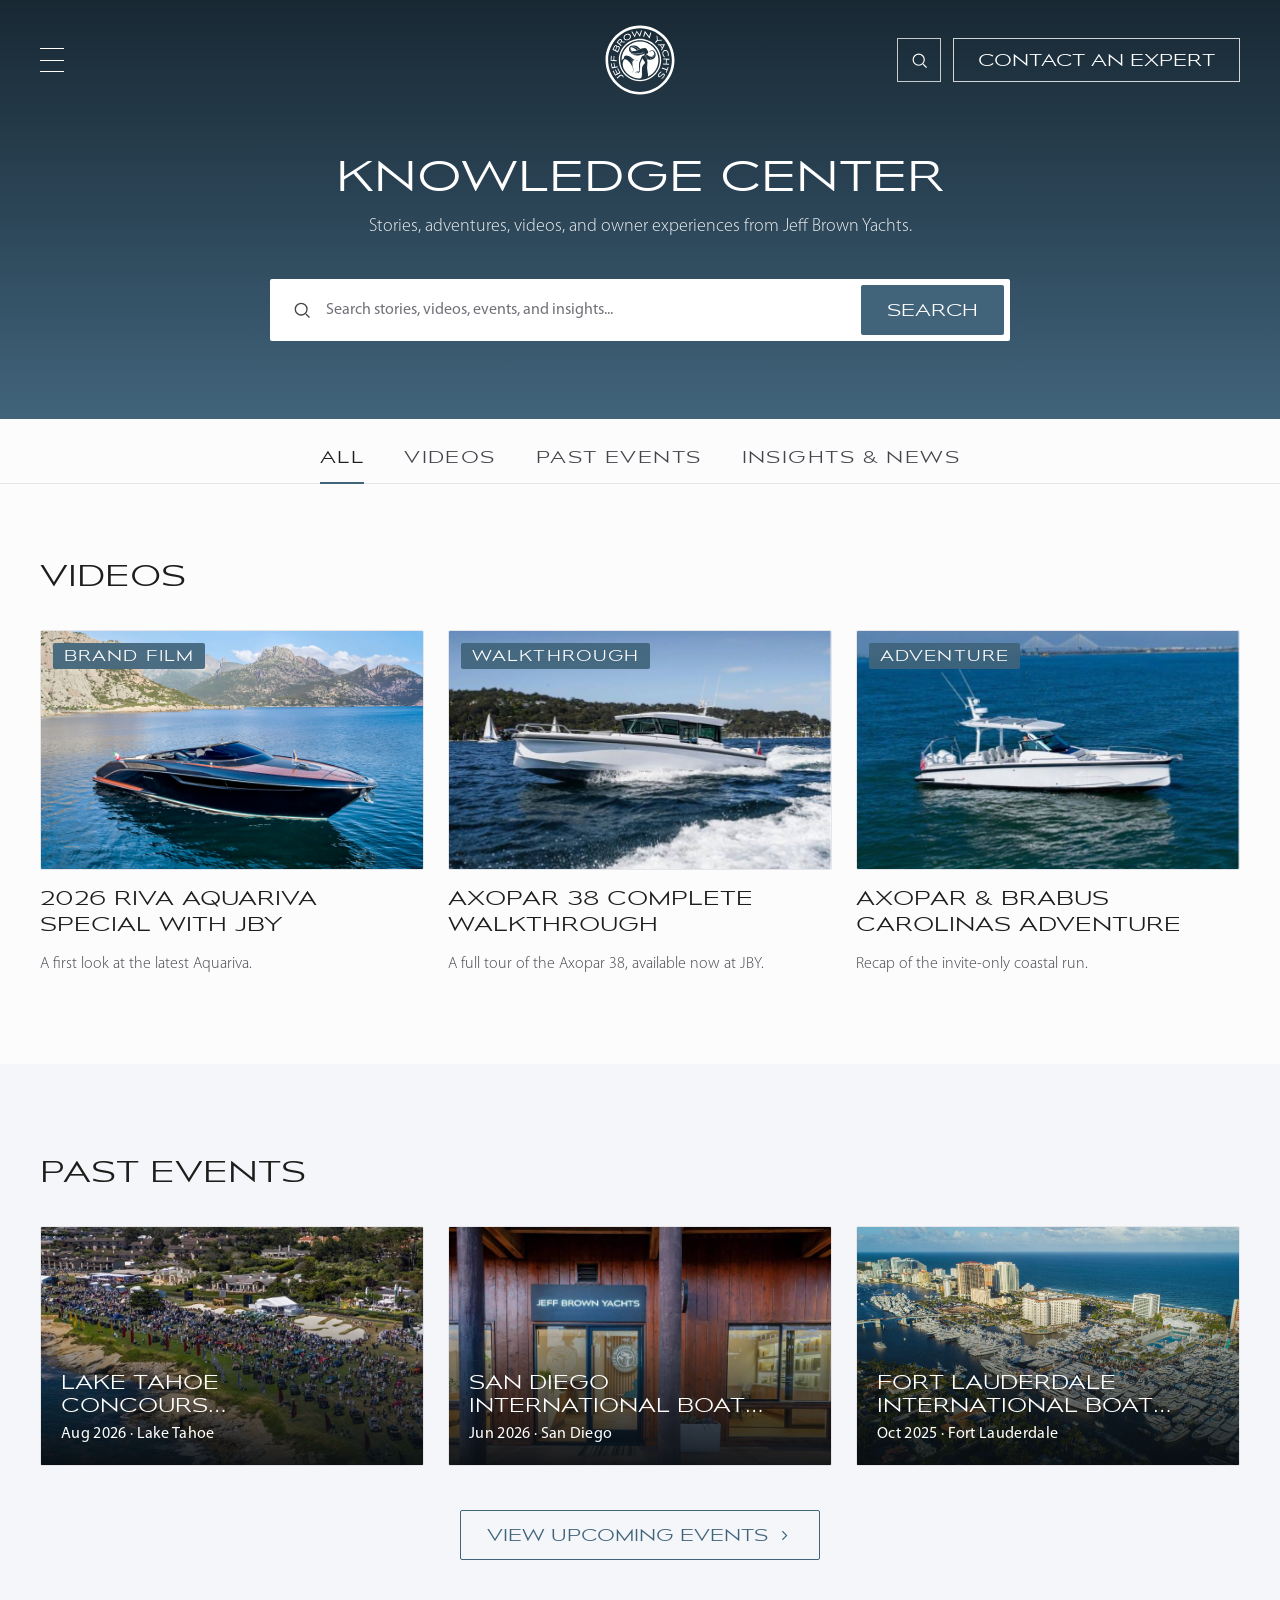
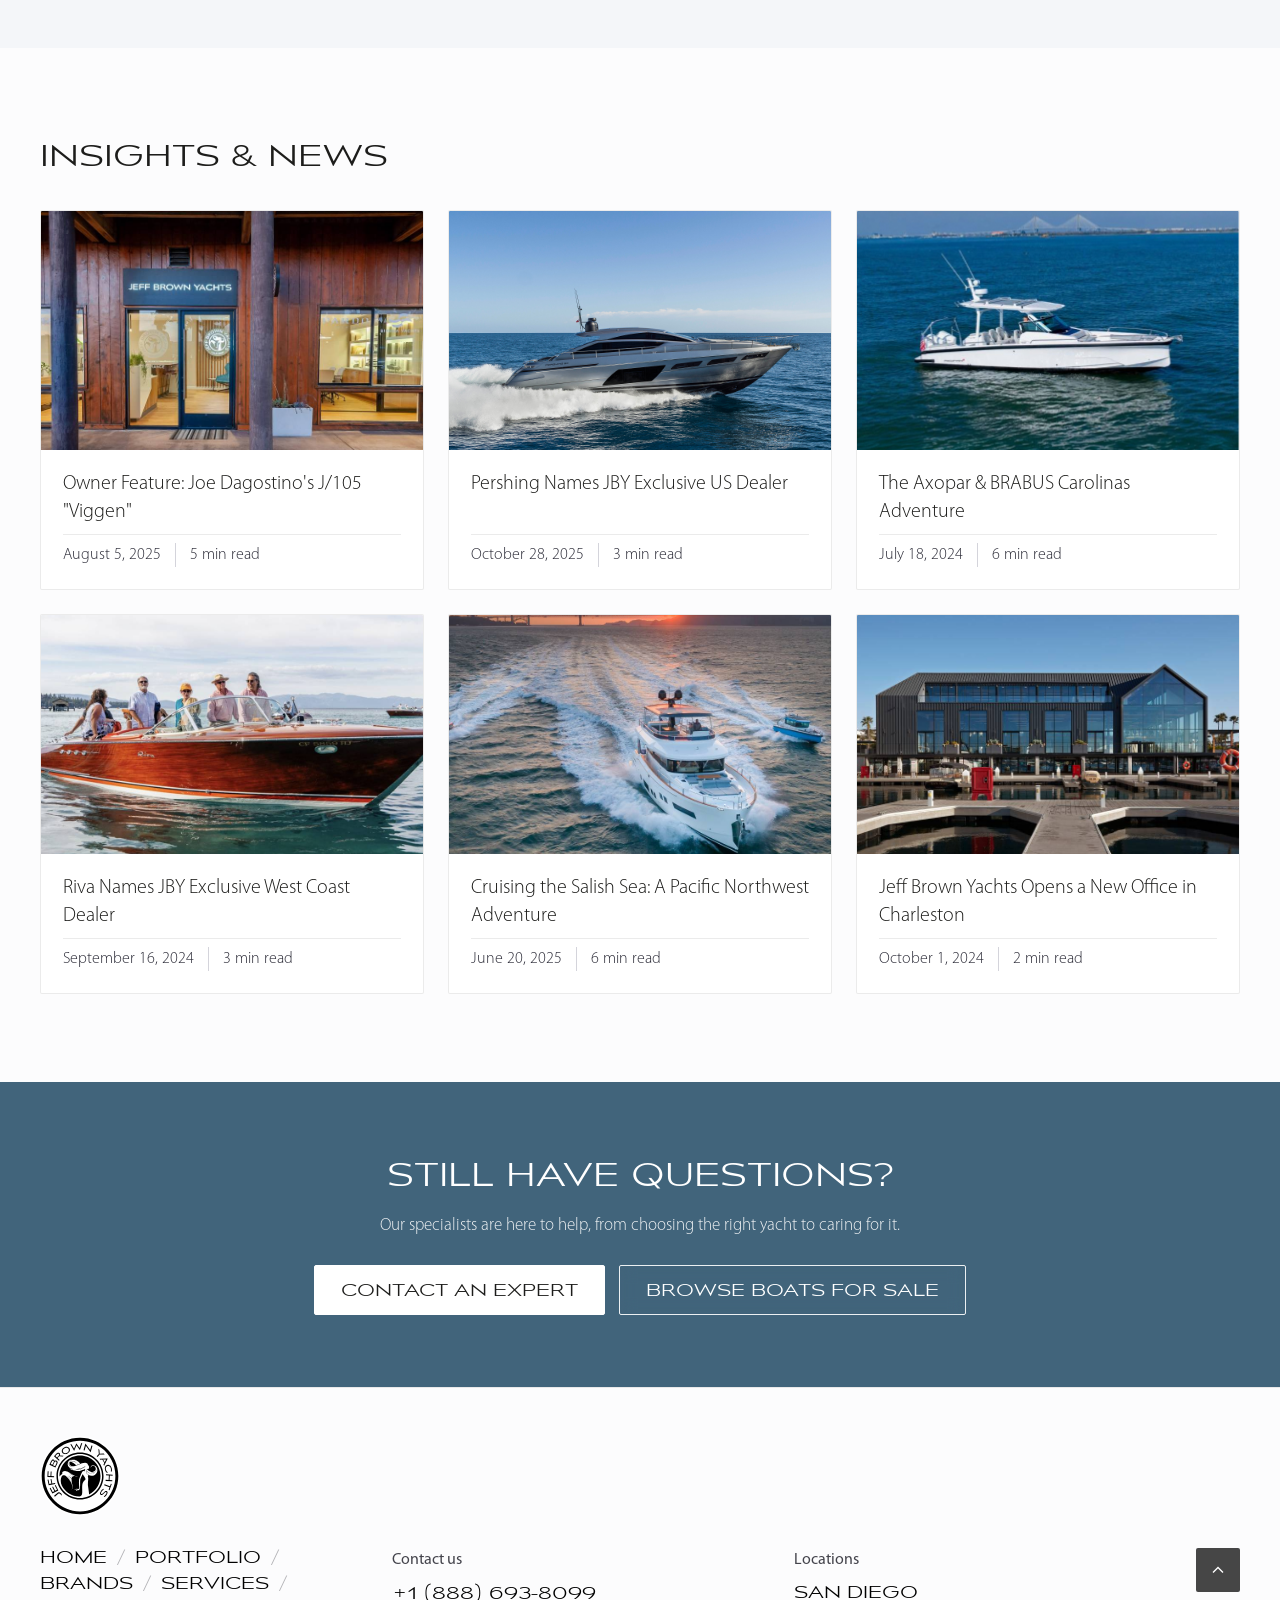
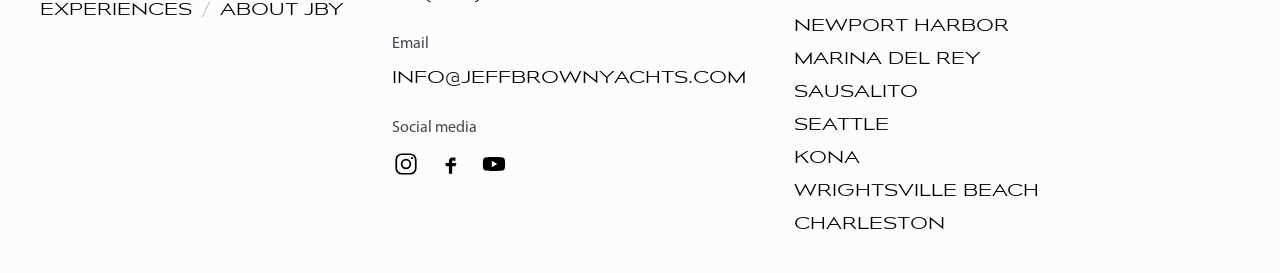
<file: index.html>
<!DOCTYPE html>
<html lang="en">
<head>
<meta charset="UTF-8" />
<meta name="viewport" content="width=device-width, initial-scale=1.0" />
<title>Knowledge Center — Jeff Brown Yachts</title>
<meta name="description" content="The Jeff Brown Yachts Knowledge Center: videos, events, owner experiences, adventures, and company news from the JBY world." />
<link rel="icon" href="assets/jby_logo.svg" />
<link rel="stylesheet" href="assets/fonts.css" />
<link rel="stylesheet" href="assets/styles.css" />
</head>
<body data-kc="home" data-hero="1">

<div data-site-header></div>

<!-- HERO -->
<section class="kc-hero home">
  <div class="kc-hero-bg"><img src="assets/img/hero-detail.jpg" alt="A Jeff Brown Yachts vessel under way" /></div>
  <div class="kc-hero-inner">
    <h1 class="reveal in">Knowledge Center</h1>
    <p class="reveal in d1">Stories, adventures, videos, and owner experiences from Jeff Brown Yachts.</p>
    <form class="searchbar reveal in d2" action="search.html" method="get" role="search" aria-label="Search the Knowledge Center">
      <svg viewBox="0 0 24 24" fill="none" stroke="currentColor" stroke-width="1.6"><circle cx="11" cy="11" r="7"/><path d="m21 21-4.3-4.3"/></svg>
      <input type="search" name="query" placeholder="Search stories, videos, events, and insights..." aria-label="Search" />
      <button type="submit" class="btn btn-md btn-solid"><span>Search</span></button>
    </form>
  </div>
</section>

<div data-site-kcnav></div>

<div class="hub-panels">

  <!-- ===================== ALL ===================== -->
  <div class="hub-panel active" id="panel-all">

    <!-- VIDEOS -->
    <section class="sec">
      <div class="wrap">
        <div class="row-head">
          <div class="rh-text"><h2 class="h-sm">Videos</h2></div>
        </div>
        <div class="media-grid cols-3">
          <a class="card vcard" href="video.html?v=w0ptcR-tTSQ"><div class="thumb"><img src="assets/img/brand-riva.webp" alt="" /><video muted loop playsinline preload="none"><source src="assets/video/hover.mp4" type="video/mp4"></video><span class="badge">Brand Film</span></div><h3>2026 Riva Aquariva Special with JBY</h3><p>A first look at the latest Aquariva.</p></a>
          <a class="card vcard" href="video.html?v=-jKF--eEPcs"><div class="thumb"><img src="assets/img/vessel-axopar.jpg" alt="" /><video muted loop playsinline preload="none"><source src="assets/video/hover.mp4" type="video/mp4"></video><span class="badge">Walkthrough</span></div><h3>Axopar 38 Complete Walkthrough</h3><p>A full tour of the Axopar 38, available now at JBY.</p></a>
          <a class="card vcard" href="video.html?v=UK9PYInX22U"><div class="thumb"><img src="assets/img/vessel-brabus.jpg" alt="" /><video muted loop playsinline preload="none"><source src="assets/video/hover.mp4" type="video/mp4"></video><span class="badge">Adventure</span></div><h3>Axopar &amp; BRABUS Carolinas Adventure</h3><p>Recap of the invite-only coastal run.</p></a>
        </div>
      </div>
    </section>

    <!-- PAST EVENTS -->
    <section class="sec grey">
      <div class="wrap">
        <div class="row-head">
          <div class="rh-text"><h2 class="h-sm">Past events</h2></div>
        </div>
        <div class="egrid" style="grid-template-columns:repeat(3,1fr)">
          <a class="ecard" href="event.html?e=lake-tahoe"><img src="assets/img/ev_pebble.jpg" alt="" /><div class="ec-body"><h3>Lake Tahoe Concours d'Elegance</h3><span class="ec-meta">Aug 2026 · Lake Tahoe</span><span class="ec-cta">View Recap <svg viewBox="0 0 24 24" fill="none" stroke="currentColor" stroke-width="1.6"><path d="m9 6 6 6-6 6"/></svg></span></div></a>
          <a class="ecard" href="event.html?e=san-diego"><img src="assets/img/marina-sandiego.jpg" alt="" /><div class="ec-body"><h3>San Diego International Boat Show</h3><span class="ec-meta">Jun 2026 · San Diego</span><span class="ec-cta">View Recap <svg viewBox="0 0 24 24" fill="none" stroke="currentColor" stroke-width="1.6"><path d="m9 6 6 6-6 6"/></svg></span></div></a>
          <a class="ecard" href="event.html?e=fort-lauderdale"><img src="assets/img/event_flibs.jpg" alt="" /><div class="ec-body"><h3>Fort Lauderdale International Boat Show</h3><span class="ec-meta">Oct 2025 · Fort Lauderdale</span><span class="ec-cta">View Recap <svg viewBox="0 0 24 24" fill="none" stroke="currentColor" stroke-width="1.6"><path d="m9 6 6 6-6 6"/></svg></span></div></a>
        </div>
        <div class="sec-foot"><a class="btn btn-md btn-ghost-navy" href="https://ywteamyw.github.io/jby-events/v3-filters.html" target="_blank" rel="noopener">View Upcoming Events <svg viewBox="0 0 24 24" fill="none" stroke="currentColor" stroke-width="1.6"><path d="m9 6 6 6-6 6"/></svg></a></div>
      </div>
    </section>

    <!-- INSIGHTS & NEWS -->
    <section class="sec">
      <div class="wrap">
        <div class="row-head">
          <div class="rh-text"><h2 class="h-sm">Insights &amp; News</h2></div>
        </div>
        <div class="media-grid cols-3" data-insights-grid>
          <a class="card acard" data-cat="owner" href="article.html?a=viggen"><div class="thumb"><img src="assets/img/marina-sandiego.jpg" alt="" /><span class="badge">Owner Story</span></div><h3>Owner Feature: Joe Dagostino's J/105 "Viggen"</h3><span class="date">August 5, 2025<span class="rt">5 min read</span></span></a>
          <a class="card acard" data-cat="news" href="article.html?a=pershing-us-dealer"><div class="thumb"><img src="assets/img/brand-pershing.jpg" alt="" /><span class="badge">News</span></div><h3>Pershing Names JBY Exclusive US Dealer</h3><span class="date">October 28, 2025<span class="rt">3 min read</span></span></a>
          <a class="card acard" data-cat="adventures" href="article.html?a=carolinas-adventure"><div class="thumb"><img src="assets/img/vessel-brabus.jpg" alt="" /><span class="badge">Adventure</span></div><h3>The Axopar &amp; BRABUS Carolinas Adventure</h3><span class="date">July 18, 2024<span class="rt">6 min read</span></span></a>
          <a class="card acard" data-cat="news" href="article.html?a=riva-west-coast"><div class="thumb"><img src="assets/img/ev_riva.jpg" alt="" /><span class="badge">News</span></div><h3>Riva Names JBY Exclusive West Coast Dealer</h3><span class="date">September 16, 2024<span class="rt">3 min read</span></span></a>
          <a class="card acard" data-cat="adventures" href="article.html?a=salish-sea"><div class="thumb"><img src="assets/img/ev_sausalito.jpg" alt="" /><span class="badge">Destination</span></div><h3>Cruising the Salish Sea: A Pacific Northwest Adventure</h3><span class="date">June 20, 2025<span class="rt">6 min read</span></span></a>
          <a class="card acard" data-cat="news" href="article.html?a=charleston-office"><div class="thumb"><img src="assets/img/marina-newport.jpg" alt="" /><span class="badge">Company</span></div><h3>Jeff Brown Yachts Opens a New Office in Charleston</h3><span class="date">October 1, 2024<span class="rt">2 min read</span></span></a>
        </div>
      </div>
    </section>
  </div>

  <!-- ===================== VIDEOS (archive) ===================== -->
  <div class="hub-panel" id="panel-videos">
    <section class="sec">
      <div class="wrap">
        <div class="panel-intro"><h2>Videos</h2></div>
        <div class="list-wrap" data-per-page="4">
          <aside class="sidebar">
            <div class="filter-group"><h4>Type</h4>
              <nav class="sub-list" data-filter="type">
                <a href="#" class="active" data-val="all"><span class="lbl">All</span><span class="n">8</span></a>
                <a href="#" data-val="walkthroughs"><span class="lbl">Walkthroughs</span><span class="n">4</span></a>
                <a href="#" data-val="brand-films"><span class="lbl">Brand Films</span><span class="n">1</span></a>
                <a href="#" data-val="event-recaps"><span class="lbl">Event Recaps</span><span class="n">1</span></a>
                <a href="#" data-val="interviews"><span class="lbl">Interviews</span><span class="n">1</span></a>
                <a href="#" data-val="behind-the-scenes"><span class="lbl">Behind the Scenes</span><span class="n">1</span></a>
              </nav>
            </div>
          </aside>
          <div>
            <div class="media-grid cols-2">
              <a class="card vcard" data-type="brand-films" href="video.html?v=w0ptcR-tTSQ"><div class="thumb"><img src="assets/img/brand-riva.webp" alt="" /><video muted loop playsinline preload="none"><source src="assets/video/hover.mp4" type="video/mp4"></video><span class="badge">Brand Film</span></div><h3>2026 Riva Aquariva Special with Jeff Brown Yachts</h3><p>A first look at the latest Aquariva.</p></a>
              <a class="card vcard" data-type="walkthroughs" href="video.html?v=fQSTb3oAKzA"><div class="thumb"><img src="assets/img/vessel-axopar.jpg" alt="" /><video muted loop playsinline preload="none"><source src="assets/video/hover.mp4" type="video/mp4"></video><span class="badge">Walkthrough</span></div><h3>Axopar 37 XC: The Best All-Weather Boat Under $500K?</h3><p>A full walkthrough of the Axopar 37 XC.</p></a>
              <a class="card vcard" data-type="walkthroughs" href="video.html?v=-jKF--eEPcs"><div class="thumb"><img src="assets/img/brand-axopar.jpg" alt="" /><video muted loop playsinline preload="none"><source src="assets/video/hover.mp4" type="video/mp4"></video><span class="badge">Walkthrough</span></div><h3>Axopar 38 Complete Walkthrough</h3><p>A full tour of the Axopar 38, available now at JBY.</p></a>
              <a class="card vcard" data-type="walkthroughs" href="video.html?v=-klt9lROx2Q"><div class="thumb"><img src="assets/img/brand-sirena.jpg" alt="" /><video muted loop playsinline preload="none"><source src="assets/video/hover.mp4" type="video/mp4"></video><span class="badge">Walkthrough</span></div><h3>Sirena 60 Walkthrough with Jeff Brown Yachts</h3><p>A tour of the long-range Sirena 60.</p></a>
              <a class="card vcard" data-type="walkthroughs" href="video.html?v=Qdw6NAXoP4w"><div class="thumb"><img src="assets/img/vessel-pershing2.jpg" alt="" /><video muted loop playsinline preload="none"><source src="assets/video/hover.mp4" type="video/mp4"></video><span class="badge">Walkthrough</span></div><h3>Pardo 50 Walkthrough Tour</h3><p>Inside the elegant Pardo 50 day boat.</p></a>
              <a class="card vcard" data-type="interviews" href="video.html?v=bcRRfGyM40s"><div class="thumb"><img src="assets/img/ev_riva.jpg" alt="" /><video muted loop playsinline preload="none"><source src="assets/video/hover.mp4" type="video/mp4"></video><span class="badge">Interview</span></div><h3>Riva Yachts Make Waves in California</h3><p>An exclusive interview with Jeff Brown.</p></a>
              <a class="card vcard" data-type="event-recaps" href="video.html?v=dWhl8WauQQw"><div class="thumb"><img src="assets/img/marina-newport.jpg" alt="" /><video muted loop playsinline preload="none"><source src="assets/video/hover.mp4" type="video/mp4"></video><span class="badge">Event Recap</span></div><h3>Jeff Brown Yachts at the Seattle Boat Show</h3><p>Highlights from the Axopar display in Seattle.</p></a>
              <a class="card vcard" data-type="behind-the-scenes" href="video.html?v=TO-hFcdKXWA"><div class="thumb"><img src="assets/img/card_service.jpg" alt="" /><video muted loop playsinline preload="none"><source src="assets/video/hover.mp4" type="video/mp4"></video><span class="badge">Behind the Scenes</span></div><h3>Axopar Education: Setting Up Fuel on an Axopar 37</h3><p>A practical how-to from the JBY team.</p></a>
            </div>
            <nav class="pager" aria-label="Pagination">
              <a class="pg-prev" href="#" aria-disabled="true"><svg viewBox="0 0 24 24" fill="none" stroke="currentColor" stroke-width="1.6"><path d="m15 6-6 6 6 6"/></svg><span>Back</span></a>
              <span class="pg-nums"><a class="pg-num is-current" href="#">1</a><a class="pg-num" href="#">2</a><a class="pg-num" href="#">3</a><a class="pg-num" href="#">4</a><a class="pg-num" href="#">5</a></span>
              <a class="pg-next" href="#"><span>Next</span><svg viewBox="0 0 24 24" fill="none" stroke="currentColor" stroke-width="1.6"><path d="m9 6 6 6-6 6"/></svg></a>
            </nav>
          </div>
        </div>
      </div>
    </section>
  </div>

  <!-- ===================== PAST EVENTS (archive) ===================== -->
  <div class="hub-panel" id="panel-events">
    <section class="sec">
      <div class="wrap">
        <div class="panel-intro"><h2>Past Events</h2></div>
        <div class="list-wrap" data-per-page="4">
          <aside class="sidebar">
            <div class="filter-group"><h4>Location</h4>
              <nav class="sub-list" data-filter="loc">
                <a href="#" class="active" data-val="all"><span class="lbl">All locations</span><span class="n">8</span></a>
                <a href="#" data-val="lake-tahoe"><span class="lbl">Lake Tahoe</span><span class="n">1</span></a>
                <a href="#" data-val="san-diego"><span class="lbl">San Diego</span><span class="n">1</span></a>
                <a href="#" data-val="miami"><span class="lbl">Miami</span><span class="n">1</span></a>
                <a href="#" data-val="baltimore"><span class="lbl">Baltimore</span><span class="n">1</span></a>
                <a href="#" data-val="charleston"><span class="lbl">Charleston</span><span class="n">1</span></a>
                <a href="#" data-val="fort-lauderdale"><span class="lbl">Fort Lauderdale</span><span class="n">1</span></a>
                <a href="#" data-val="sausalito"><span class="lbl">Sausalito</span><span class="n">1</span></a>
                <a href="#" data-val="carolinas"><span class="lbl">The Carolinas</span><span class="n">1</span></a>
              </nav>
            </div>
            <div class="filter-group"><h4>Brand</h4>
              <nav class="sub-list" data-filter="brand">
                <a href="#" class="active" data-val="all"><span class="lbl">All brands</span><span class="n">8</span></a>
                <a href="#" data-val="axopar"><span class="lbl">Axopar</span><span class="n">4</span></a>
                <a href="#" data-val="brabus"><span class="lbl">BRABUS</span><span class="n">2</span></a>
                <a href="#" data-val="riva"><span class="lbl">Riva</span><span class="n">1</span></a>
                <a href="#" data-val="pershing"><span class="lbl">Pershing</span><span class="n">1</span></a>
              </nav>
            </div>
          </aside>
          <div>
            <div class="egrid">
              <a class="ecard" data-loc="lake-tahoe" data-brand="riva" href="event.html?e=lake-tahoe"><img src="assets/img/ev_pebble.jpg" alt="" /><div class="ec-body"><h3>Lake Tahoe Concours d'Elegance</h3><span class="ec-meta">Aug 2026 · Lake Tahoe</span><span class="ec-cta">View Recap <svg viewBox="0 0 24 24" fill="none" stroke="currentColor" stroke-width="1.6"><path d="m9 6 6 6-6 6"/></svg></span></div></a>
              <a class="ecard" data-loc="san-diego" data-brand="axopar" href="event.html?e=san-diego"><img src="assets/img/marina-sandiego.jpg" alt="" /><div class="ec-body"><h3>San Diego International Boat Show</h3><span class="ec-meta">Jun 2026 · San Diego</span><span class="ec-cta">View Recap <svg viewBox="0 0 24 24" fill="none" stroke="currentColor" stroke-width="1.6"><path d="m9 6 6 6-6 6"/></svg></span></div></a>
              <a class="ecard" data-loc="miami" data-brand="pershing" href="event.html?e=miami"><img src="assets/img/vessel-pershing.jpg" alt="" /><div class="ec-body"><h3>Miami International Boat Show</h3><span class="ec-meta">Feb 2026 · Miami</span><span class="ec-cta">View Recap <svg viewBox="0 0 24 24" fill="none" stroke="currentColor" stroke-width="1.6"><path d="m9 6 6 6-6 6"/></svg></span></div></a>
              <a class="ecard" data-loc="baltimore" data-brand="axopar" href="event.html?e=mid-atlantic"><img src="assets/img/vessel-axopar.jpg" alt="" /><div class="ec-body"><h3>Mid-Atlantic Boat Show</h3><span class="ec-meta">Feb 2026 · Baltimore</span><span class="ec-cta">View Recap <svg viewBox="0 0 24 24" fill="none" stroke="currentColor" stroke-width="1.6"><path d="m9 6 6 6-6 6"/></svg></span></div></a>
              <a class="ecard" data-loc="charleston" data-brand="axopar" href="event.html?e=charleston"><img src="assets/img/marina-newport.jpg" alt="" /><div class="ec-body"><h3>Charleston Boat Show</h3><span class="ec-meta">Jan 2026 · Charleston</span><span class="ec-cta">View Recap <svg viewBox="0 0 24 24" fill="none" stroke="currentColor" stroke-width="1.6"><path d="m9 6 6 6-6 6"/></svg></span></div></a>
              <a class="ecard" data-loc="fort-lauderdale" data-brand="brabus" href="event.html?e=fort-lauderdale"><img src="assets/img/event_flibs.jpg" alt="" /><div class="ec-body"><h3>Fort Lauderdale International Boat Show</h3><span class="ec-meta">Oct 2025 · Fort Lauderdale</span><span class="ec-cta">View Recap <svg viewBox="0 0 24 24" fill="none" stroke="currentColor" stroke-width="1.6"><path d="m9 6 6 6-6 6"/></svg></span></div></a>
              <a class="ecard" data-loc="sausalito" data-brand="brabus" href="event.html?e=sausalito"><img src="assets/img/ev_sausalito.jpg" alt="" /><div class="ec-body"><h3>Sausalito Boat Show (4th Annual)</h3><span class="ec-meta">Sep 2025 · Sausalito</span><span class="ec-cta">View Recap <svg viewBox="0 0 24 24" fill="none" stroke="currentColor" stroke-width="1.6"><path d="m9 6 6 6-6 6"/></svg></span></div></a>
              <a class="ecard" data-loc="carolinas" data-brand="axopar" href="event.html?e=carolinas"><img src="assets/img/vessel-brabus.jpg" alt="" /><div class="ec-body"><h3>Axopar &amp; BRABUS Carolinas Adventure</h3><span class="ec-meta">Jul 2024 · Carolinas</span><span class="ec-cta">View Recap <svg viewBox="0 0 24 24" fill="none" stroke="currentColor" stroke-width="1.6"><path d="m9 6 6 6-6 6"/></svg></span></div></a>
            </div>
            <div class="sec-foot"><a class="btn btn-md btn-ghost-navy" href="https://ywteamyw.github.io/jby-events/v3-filters.html" target="_blank" rel="noopener">View Upcoming Events <svg viewBox="0 0 24 24" fill="none" stroke="currentColor" stroke-width="1.6"><path d="m9 6 6 6-6 6"/></svg></a></div>
          </div>
        </div>
      </div>
    </section>
  </div>

  <!-- ===================== INSIGHTS & NEWS (archive) ===================== -->
  <div class="hub-panel" id="panel-insights">
    <section class="sec">
      <div class="wrap">
        <div class="panel-intro"><h2>Insights &amp; News</h2></div>
        <div class="list-wrap" data-per-page="4">
          <aside class="sidebar">
            <div class="filter-group"><h4>Category</h4>
              <nav class="sub-list" data-filter="cat">
                <a href="#" class="active" data-val="all"><span class="lbl">All</span><span class="n">10</span></a>
                <a href="#" data-val="adventures"><span class="lbl">Adventures</span><span class="n">2</span></a>
                <a href="#" data-val="owner"><span class="lbl">Owner Stories</span><span class="n">1</span></a>
                <a href="#" data-val="news"><span class="lbl">News</span><span class="n">7</span></a>
              </nav>
            </div>
          </aside>
          <div>
            <div class="media-grid cols-2">
              <a class="card acard" data-cat="owner" href="article.html?a=viggen"><div class="thumb"><img src="assets/img/marina-sandiego.jpg" alt="" /><span class="badge">Owner Story</span></div><h3>Owner Feature: Joe Dagostino's J/105 "Viggen"</h3><span class="date">August 5, 2025<span class="rt">5 min read</span></span></a>
              <a class="card acard" data-cat="adventures" href="article.html?a=carolinas-adventure"><div class="thumb"><img src="assets/img/vessel-brabus.jpg" alt="" /><span class="badge">Adventure</span></div><h3>The Axopar &amp; BRABUS Carolinas Adventure</h3><span class="date">July 18, 2024<span class="rt">6 min read</span></span></a>
              <a class="card acard" data-cat="adventures" href="article.html?a=salish-sea"><div class="thumb"><img src="assets/img/ev_sausalito.jpg" alt="" /><span class="badge">Destination</span></div><h3>Cruising the Salish Sea: A Pacific Northwest Adventure</h3><span class="date">June 20, 2025<span class="rt">6 min read</span></span></a>
              <a class="card acard" data-cat="news" href="article.html?a=pershing-us-dealer"><div class="thumb"><img src="assets/img/brand-pershing.jpg" alt="" /><span class="badge">News</span></div><h3>Pershing Names Jeff Brown Yachts Exclusive US Dealer</h3><span class="date">October 28, 2025<span class="rt">3 min read</span></span></a>
              <a class="card acard" data-cat="news" href="article.html?a=riva-west-coast"><div class="thumb"><img src="assets/img/ev_riva.jpg" alt="" /><span class="badge">News</span></div><h3>Riva Names Jeff Brown Yachts Exclusive West Coast Dealer</h3><span class="date">September 16, 2024<span class="rt">3 min read</span></span></a>
              <a class="card acard" data-cat="news" href="article.html?a=pardo-west-coast"><div class="thumb"><img src="assets/img/brand-axopar.jpg" alt="" /><span class="badge">News</span></div><h3>Pardo Yachts Names JBY Exclusive US West Coast Dealer</h3><span class="date">March 12, 2025<span class="rt">2 min read</span></span></a>
              <a class="card acard" data-cat="news" href="article.html?a=charleston-office"><div class="thumb"><img src="assets/img/marina-newport.jpg" alt="" /><span class="badge">Company</span></div><h3>Jeff Brown Yachts Opens a New Office in Charleston</h3><span class="date">October 1, 2024<span class="rt">2 min read</span></span></a>
              <a class="card acard" data-cat="news" href="article.html?a=deniz-ozcakir"><div class="thumb"><img src="assets/img/consult-overlook.jpg" alt="" /><span class="badge">Company</span></div><h3>Deniz Ozcakir Named Head of Sales &amp; Marketing</h3><span class="date">April 7, 2025<span class="rt">2 min read</span></span></a>
              <a class="card acard" data-cat="news" href="article.html?a=brabus-shadow-500"><div class="thumb"><img src="assets/img/vessel-brabus.jpg" alt="" /><span class="badge">Brands</span></div><h3>Showcasing the BRABUS Shadow 500 on the West Coast</h3><span class="date">June 29, 2024<span class="rt">3 min read</span></span></a>
              <a class="card acard" data-cat="news" href="article.html?a=modern-luxury"><div class="thumb"><img src="assets/img/lifestyle-expertise.jpg" alt="" /><span class="badge">Press</span></div><h3>Jeff Brown: Modern Luxury "Power Players" Spotlight</h3><span class="date">May 27, 2022<span class="rt">4 min read</span></span></a>
            </div>
            <nav class="pager" aria-label="Pagination">
              <a class="pg-prev" href="#" aria-disabled="true"><svg viewBox="0 0 24 24" fill="none" stroke="currentColor" stroke-width="1.6"><path d="m15 6-6 6 6 6"/></svg><span>Back</span></a>
              <span class="pg-nums"><a class="pg-num is-current" href="#">1</a><a class="pg-num" href="#">2</a><a class="pg-num" href="#">3</a><a class="pg-num" href="#">4</a><a class="pg-num" href="#">5</a></span>
              <a class="pg-next" href="#"><span>Next</span><svg viewBox="0 0 24 24" fill="none" stroke="currentColor" stroke-width="1.6"><path d="m9 6 6 6-6 6"/></svg></a>
            </nav>
          </div>
        </div>
      </div>
    </section>
  </div>


</div>

<div data-site-cta></div>
<div data-site-footer></div>
<script src="assets/app.js"></script>
</body>
</html>
</file>
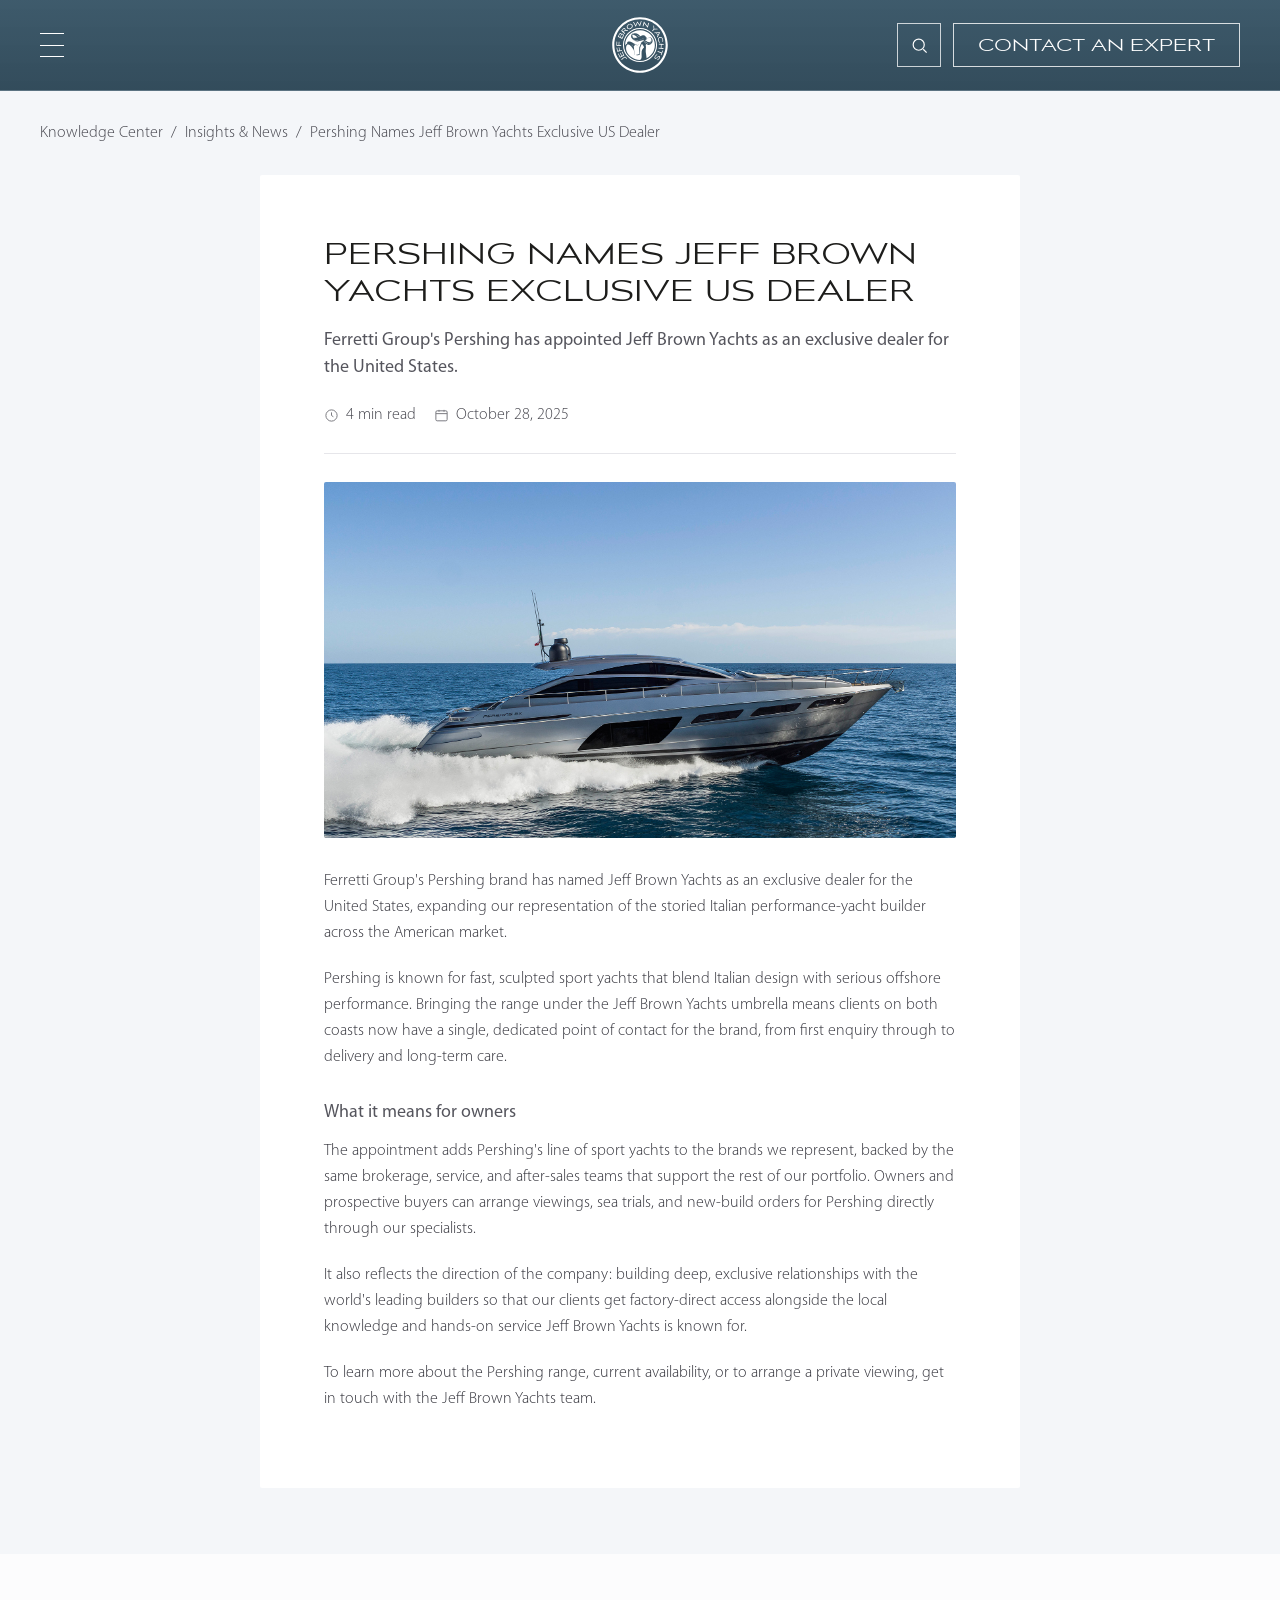
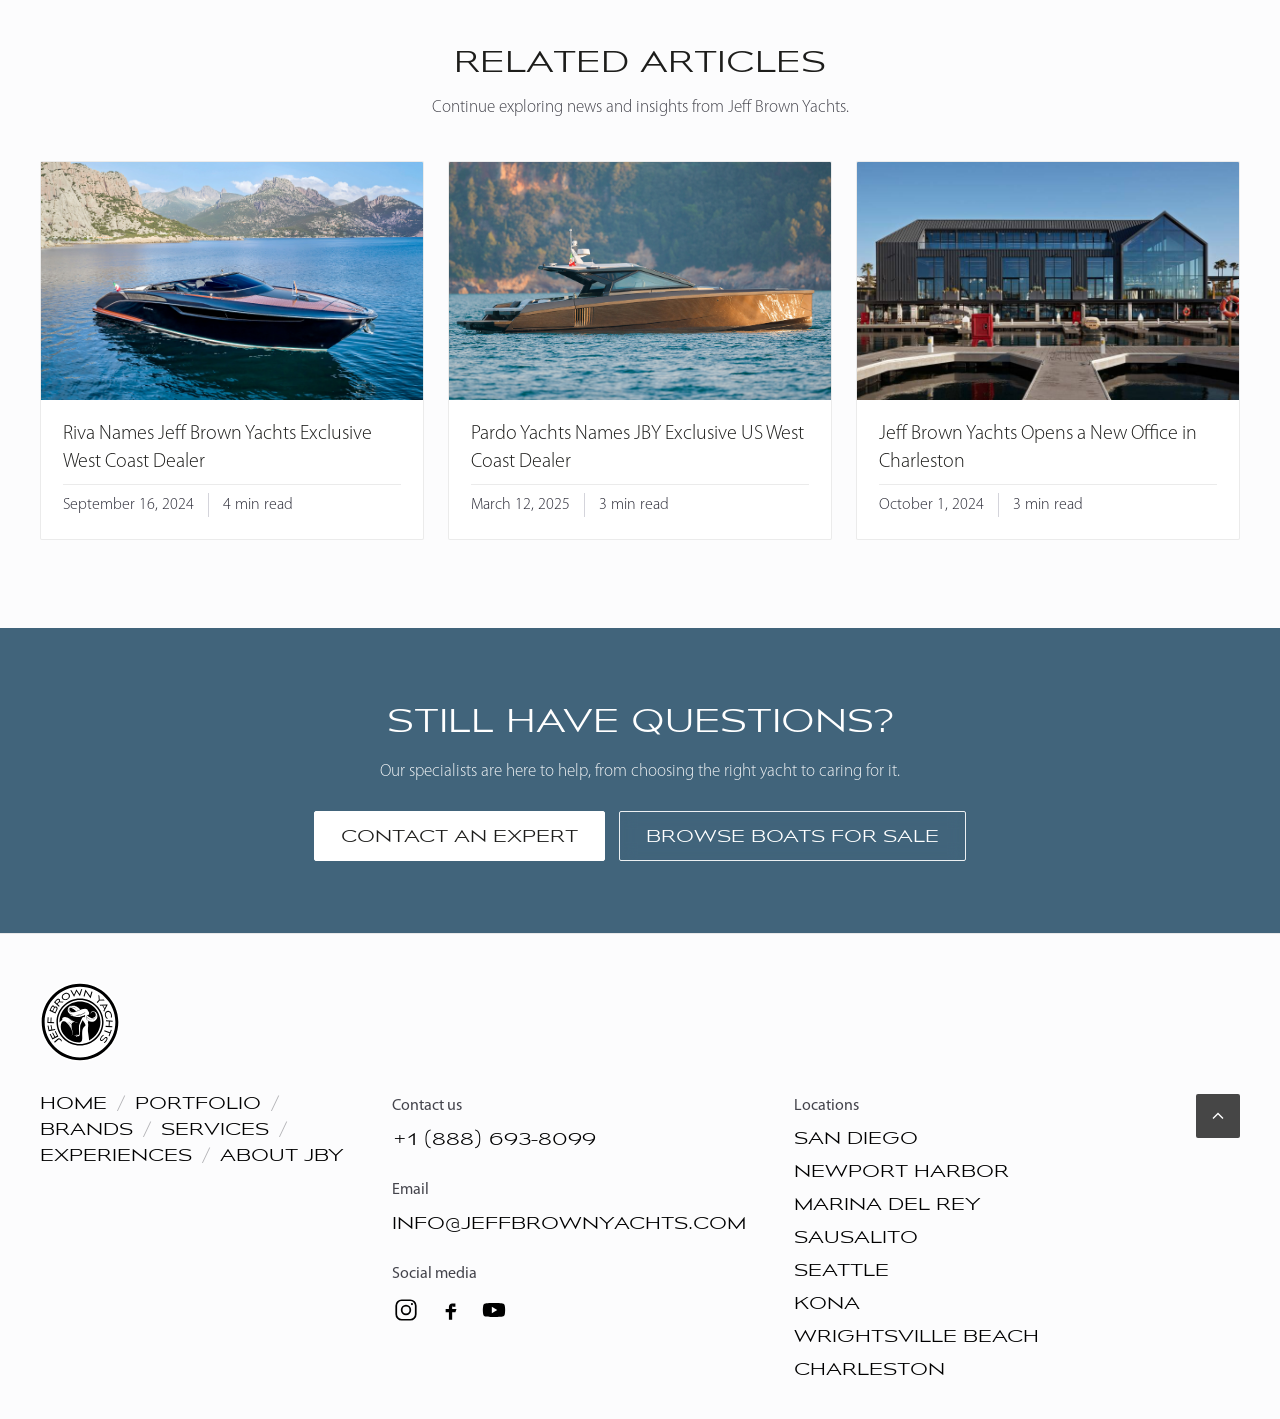
<file: article.html>
<!DOCTYPE html>
<html lang="en">
<head>
<meta charset="UTF-8" />
<meta name="viewport" content="width=device-width, initial-scale=1.0" />
<title>Article — Jeff Brown Yachts</title>
<meta name="description" content="News and insights from Jeff Brown Yachts: brand announcements, new offices, owner features, and adventures." />
<link rel="icon" href="assets/jby_logo.svg" />
<link rel="stylesheet" href="assets/fonts.css" />
<link rel="stylesheet" href="assets/styles.css" />
</head>
<body data-kc="insights">

<div data-site-header></div>

<!-- LIGHT TOP: breadcrumb + white article card (no gradient hero) -->
<section class="article-top">
  <div class="wrap">
    <nav class="dh-crumbs" aria-label="Breadcrumb"><ol>
      <li><a href="index.html#all">Knowledge Center</a></li><li class="sep">/</li>
      <li><a href="index.html#insights">Insights &amp; News</a></li><li class="sep">/</li>
      <li aria-current="page" id="a-crumb">Article</li>
    </ol></nav>

    <article class="article-card reveal in">
      <h1 id="a-title">Article</h1>
      <p class="article-dek" id="a-dek"></p>
      <div class="article-meta">
        <span class="mi"><svg viewBox="0 0 24 24" fill="none" stroke="currentColor" stroke-width="1.6"><circle cx="12" cy="12" r="9"/><path d="M12 7v5l3 2"/></svg><span id="a-rt"></span></span>
        <span class="mi"><svg viewBox="0 0 24 24" fill="none" stroke="currentColor" stroke-width="1.6"><rect x="3" y="4.5" width="18" height="16" rx="2"/><path d="M3 9h18M8 3v3M16 3v3"/></svg><span id="a-date"></span></span>
      </div>
      <hr class="art-rule" />
      <div class="article-body" id="a-body"></div>
    </article>
  </div>
</section>

<!-- RELATED -->
<section class="sec">
  <div class="wrap">
    <div class="sec-head" style="margin-bottom:40px"><h2 class="h-sm">Related articles</h2><p>Continue exploring news and insights from Jeff Brown Yachts.</p></div>
    <div class="media-grid cols-3" id="a-related"></div>
  </div>
</section>

<div data-site-cta></div>
<div data-site-footer></div>

<script>
/* Article detail — populate from ?a=<slug> */
(function(){
  var A = {
    "pershing-us-dealer":{
      t:"Pershing Names Jeff Brown Yachts Exclusive US Dealer",
      dek:"Ferretti Group's Pershing has appointed Jeff Brown Yachts as an exclusive dealer for the United States.",
      cat:"News", date:"October 28, 2025", rt:"4 min read", author:"Jeff Brown Yachts", img:"brand-pershing.jpg",
      body:"<p>Ferretti Group's Pershing brand has named Jeff Brown Yachts as an exclusive dealer for the United States, expanding our representation of the storied Italian performance-yacht builder across the American market.</p>"
        +"<p>Pershing is known for fast, sculpted sport yachts that blend Italian design with serious offshore performance. Bringing the range under the Jeff Brown Yachts umbrella means clients on both coasts now have a single, dedicated point of contact for the brand, from first enquiry through to delivery and long-term care.</p>"
        +"<h2>What it means for owners</h2>"
        +"<p>The appointment adds Pershing's line of sport yachts to the brands we represent, backed by the same brokerage, service, and after-sales teams that support the rest of our portfolio. Owners and prospective buyers can arrange viewings, sea trials, and new-build orders for Pershing directly through our specialists.</p>"
        +"<p>It also reflects the direction of the company: building deep, exclusive relationships with the world's leading builders so that our clients get factory-direct access alongside the local knowledge and hands-on service Jeff Brown Yachts is known for.</p>"
        +"<p>To learn more about the Pershing range, current availability, or to arrange a private viewing, get in touch with the Jeff Brown Yachts team.</p>",
      src:{u:"https://www.boatinternational.com/boat-pro/news/pershing-dealer-us-jeff-brown-yachts",l:"BOAT International"}},
    "riva-west-coast":{
      t:"Riva Names Jeff Brown Yachts Exclusive West Coast Dealer",
      dek:"Riva has appointed Jeff Brown Yachts as its new exclusive dealer for the Western United States.",
      cat:"News", date:"September 16, 2024", rt:"4 min read", author:"Jeff Brown Yachts", img:"brand-riva.webp",
      body:"<p>Riva, the historic Italian marque and one of the most celebrated names in yachting, has named Jeff Brown Yachts as its new exclusive dealer for the Western United States.</p>"
        +"<p>Founded on Lake Iseo more than a century and a half ago, Riva has come to define timeless, handcrafted elegance on the water. Representing the brand across the West Coast is a natural fit for a team that has long championed design-led, meticulously built yachts.</p>"
        +"<h2>Bringing Riva to the West Coast</h2>"
        +"<p>The partnership pairs Riva's craftsmanship with our brokerage, service, and after-sales support, and underpins the brand's growing presence in California, including featured appearances at concours events and private owner gatherings.</p>"
        +"<p>Whether you are considering an Aquariva, an open sport yacht, or one of Riva's larger flybridge models, our specialists can walk you through the range, arrange a viewing, and guide you from selection through delivery.</p>"
        +"<p>Reach out to the Jeff Brown Yachts team to learn more about Riva availability on the West Coast.</p>",
      src:{u:"https://jeffbrownyachts.com/news/details/riva-announces-jeff-brown-yachts-as-its-new-exclusive-dealer-for-the-western-united-states",l:"Jeff Brown Yachts"}},
    "pardo-west-coast":{
      t:"Pardo Yachts Names JBY Exclusive US West Coast Dealer",
      dek:"Italian brand Pardo Yachts has named Jeff Brown Yachts its exclusive U.S. West Coast dealer.",
      cat:"News", date:"March 12, 2025", rt:"3 min read", author:"Jeff Brown Yachts", img:"brand-wally.jpg",
      body:"<p>Italian builder Pardo Yachts has appointed Jeff Brown Yachts as its exclusive dealer for the U.S. West Coast, adding the brand's elegant day boats and yachts to the marques we represent.</p>"
        +"<p>Pardo has built a strong following for its clean, understated design and versatile, open layouts, boats made for long, easy days on the water. The appointment extends our line-up of premium European builders and gives West Coast owners a local point of contact for the brand.</p>"
        +"<h2>What owners can expect</h2>"
        +"<p>From the walkaround day boats to the larger models, our team can arrange viewings, sea trials, and new orders, backed by the service and management support that follows every Jeff Brown Yachts sale.</p>"
        +"<p>Get in touch to learn more about the Pardo range and current availability on the West Coast.</p>",
      src:{u:"https://jeffbrownyachts.com/news/details/italian-brand-pardo-yachts-names-jeff-brown-yachts-exclusive-u.s-west-coast-dealer",l:"Jeff Brown Yachts"}},
    "charleston-office":{
      t:"Jeff Brown Yachts Opens a New Office in Charleston",
      dek:"Jeff Brown Yachts has opened a new office in Charleston, South Carolina, expanding our East Coast presence.",
      cat:"News", date:"October 1, 2024", rt:"3 min read", author:"Jeff Brown Yachts", img:"marina-newport.jpg",
      body:"<p>Jeff Brown Yachts has opened a new office in Charleston, South Carolina, strengthening our presence on the East Coast and bringing our brokerage and service closer to owners in the region.</p>"
        +"<p>Charleston's deep boating culture and growing community of owners make it a natural home for the team. The new office extends our coast-to-coast network and puts local expertise within easy reach of clients along the Southeast.</p>"
        +"<h2>Local presence, national reach</h2>"
        +"<p>The Charleston team supports sales, viewings, sea trials, and after-sales care, while drawing on the full resources of Jeff Brown Yachts, from marketing and brokerage to service and yacht management.</p>"
        +"<p>If you are buying, selling, or caring for a yacht in the Carolinas, our Charleston specialists are ready to help. Get in touch to introduce yourself.</p>",
      src:{u:"https://jeffbrownyachts.com/news/details/jeff-brown-yachts-opens-new-office-in-charleston",l:"Jeff Brown Yachts"}},
    "deniz-ozcakir":{
      t:"Deniz Ozcakir Named Head of Sales &amp; Marketing",
      dek:"Jeff Brown Yachts has announced Deniz Ozcakir as Head of Sales and Marketing.",
      cat:"News", date:"April 7, 2025", rt:"3 min read", author:"Jeff Brown Yachts", img:"consult-overlook.jpg",
      body:"<p>Jeff Brown Yachts has announced the appointment of Deniz Ozcakir as Head of Sales and Marketing, a role created to support the company's continued growth across brands and regions.</p>"
        +"<p>As Jeff Brown Yachts has expanded its portfolio of represented builders and its network of offices, investing in the team behind the brand has become a priority. The appointment reflects that focus.</p>"
        +"<h2>Investing in the team</h2>"
        +"<p>The role spans brokerage, marketing, and the overall owner experience, aligning how the company presents its brands with the hands-on service clients receive day to day.</p>"
        +"<p>To learn more about the team and how we work, reach out to Jeff Brown Yachts.</p>",
      src:{u:"https://jeffbrownyachts.com/news/details/jeff-brown-yachts-announces-deniz-ozcakir-as-head-of-sales-and-marketing",l:"Jeff Brown Yachts"}},
    "brabus-shadow-500":{
      t:"Showcasing the BRABUS Shadow 500 on the West Coast",
      dek:"Jeff Brown Yachts is proudly showcasing the BRABUS Shadow 500.",
      cat:"News", date:"June 29, 2024", rt:"4 min read", author:"Jeff Brown Yachts", img:"brand-axopar.jpg",
      body:"<p>Jeff Brown Yachts is proudly showcasing the BRABUS Shadow 500, the striking performance day boat that pairs BRABUS design language with Axopar's proven, sea-keeping hull.</p>"
        +"<p>The Shadow 500 brings the aggressive, precisely finished aesthetic BRABUS is known for on the road to the water, matched with the versatility and offshore capability that has made the platform so popular.</p>"
        +"<h2>Performance, engineered on the water</h2>"
        +"<p>With its blacked-out styling, refined detailing, and punchy performance, the Shadow 500 is built for owners who want presence and capability in equal measure, whether cruising the coast or running to an anchorage for the day.</p>"
        +"<p>Get in touch with our team to arrange a viewing or sea trial, or to learn more about availability across the BRABUS Shadow range.</p>",
      src:{u:"https://jeffbrownyachts.com/news/details/jeff-brown-yachts-proudly-showcasing-the-brabus-shadow-500",l:"Jeff Brown Yachts"}},
    "modern-luxury":{
      t:"Jeff Brown: Modern Luxury \"Power Players\" Spotlight",
      dek:"Jeff Brown was featured in Modern Luxury's \"Power Players\" spotlight.",
      cat:"News", date:"May 27, 2022", rt:"4 min read", author:"Jeff Brown Yachts", img:"lifestyle-legacy.jpg",
      body:"<p>Jeff Brown was featured in Modern Luxury's \"Power Players\" spotlight, recognizing his role in the yachting industry and the growth of Jeff Brown Yachts.</p>"
        +"<p>The feature looks at the path from a hands-on brokerage to a company representing some of the most respected names in yachting, and the philosophy that has guided it: put the owner experience first, and build lasting relationships on and off the water.</p>"
        +"<h2>A people-first approach</h2>"
        +"<p>That approach runs through everything the company does, from curating the right yacht for each client to supporting them through service, management, and eventual resale.</p>"
        +"<p>To learn more about Jeff Brown Yachts, or to talk with our team, get in touch.</p>",
      src:{u:"https://jeffbrownyachts.com/news/details/jeff-brown-modern-luxury-power-players-spotlight",l:"Jeff Brown Yachts"}},
    "viggen":{
      t:"Owner Feature: Joe Dagostino's J/105 \"Viggen\"",
      dek:"An owner feature on Joe Dagostino and his J/105 \"Viggen,\" based out of the San Diego Yacht Club.",
      cat:"Owner Story", date:"August 5, 2025", rt:"4 min read", author:"Jeff Brown Yachts", img:"ev_riva.jpg",
      body:"<p>In this brokerage owner feature, we profile Joe Dagostino and his J/105 \"Viggen,\" campaigned out of the San Diego Yacht Club.</p>"
        +"<p>The J/105 is a one-design classic with a devoted racing community, and Viggen is a well-loved example, a boat that rewards good crew work and time on the water. The feature looks at the boat, the sailing behind it, and what ownership looks like day to day.</p>"
        +"<h2>The owner's story</h2>"
        +"<p>Owner features like this one are part of an ongoing series highlighting the people we work with, the boats they love, and the way they use them, whether that is club racing, weekend cruising, or something in between.</p>"
        +"<p>Reach out to the Jeff Brown Yachts team if you would like to share your own story.</p>",
      src:{u:"https://jeffbrownyachts.com/news/details/brokerage-owner-feature-joe-dagostinos-j-105-viggen",l:"Jeff Brown Yachts"}},
    "carolinas-adventure":{
      t:"The Axopar &amp; BRABUS Carolinas Adventure",
      dek:"An invite-only coastal journey created by Jeff and Karen Brown, part of the Axopar &amp; BRABUS Adventure series.",
      cat:"Adventures", date:"July 18, 2024", rt:"4 min read", author:"Jeff Brown Yachts", img:"band.jpg",
      body:"<p>The Axopar &amp; BRABUS Carolinas Adventure was an invite-only coastal journey created by Jeff and Karen Brown, bringing a small group of owners together to run the fleet along the Carolina coast.</p>"
        +"<p>The Adventure series is built around the experience of ownership on the water: real miles, real anchorages, and time aboard with people who love these boats. It is less an event than a shared voyage.</p>"
        +"<h2>Ownership, on the water</h2>"
        +"<p>Days are spent running the coast, rafting up in quiet anchorages, and getting to know the boats and each other, the kind of hands-on time that shows what these platforms can really do.</p>"
        +"<p>To hear about upcoming Adventures, or to learn more about the Axopar and BRABUS ranges, get in touch with the Jeff Brown Yachts team.</p>",
      src:{u:"https://jeffbrownyachts.com/news/category/adventures",l:"Jeff Brown Yachts"}},
    "salish-sea":{
      t:"Cruising the Salish Sea: A Pacific Northwest Adventure",
      dek:"A Pacific Northwest adventure cruising the Salish Sea, part of the Jeff Brown Yachts Adventure series.",
      cat:"Adventures", date:"June 20, 2025", rt:"4 min read", author:"Jeff Brown Yachts", img:"marina-newport.jpg",
      body:"<p>This Adventure takes the fleet north to cruise the Salish Sea, the island-strewn waters of the Pacific Northwest, for a run of protected passages, quiet anchorages, and open-water crossings.</p>"
        +"<p>The Salish Sea is some of the most rewarding cruising ground in North America, sheltered channels, forested islands, and abundant wildlife, and a proving ground for boats built to handle real conditions.</p>"
        +"<h2>Cruising the Pacific Northwest</h2>"
        +"<p>Like the rest of the series, the trip is built around time on the water and the way these boats perform where owners actually use them, not a showroom, but a working cruise among the islands.</p>"
        +"<p>To hear about upcoming Adventures, reach out to the Jeff Brown Yachts team.</p>",
      src:{u:"https://jeffbrownyachts.com/news/category/adventures",l:"Jeff Brown Yachts"}}
  };

  function param(n){ var m=new RegExp("[?&]"+n+"=([^&]+)").exec(location.search); return m?decodeURIComponent(m[1]):""; }
  var slug = param("a"); if(!A[slug]) slug = "pershing-us-dealer";
  var a = A[slug];

  document.getElementById("a-crumb").innerHTML = a.t;
  document.getElementById("a-title").innerHTML = a.t;
  document.getElementById("a-dek").innerHTML = a.dek;
  document.getElementById("a-rt").textContent = a.rt;
  document.getElementById("a-date").textContent = a.date;
  document.getElementById("a-body").innerHTML =
    '<img class="art-cover" src="assets/img/'+a.img+'" alt="" />'
    + a.body;
  document.title = a.t.replace(/&quot;/g,'"').replace(/&amp;/g,"&") + " — Jeff Brown Yachts";

  /* Related — three other articles */
  var keys = Object.keys(A).filter(function(k){ return k!==slug; }).slice(0,3);
  document.getElementById("a-related").innerHTML = keys.map(function(k){
    var r = A[k];
    return '<a class="card acard" href="article.html?a='+k+'">'
      + '<div class="thumb"><img src="assets/img/'+r.img+'" alt="" /><span class="badge">'+r.cat+'</span></div>'
      + '<h3>'+r.t+'</h3>'
      + '<div class="date"><span>'+r.date+'</span><span class="rt">'+r.rt+'</span></div></a>';
  }).join("");
})();
</script>
<script src="assets/app.js"></script>
</body>
</html>
</file>
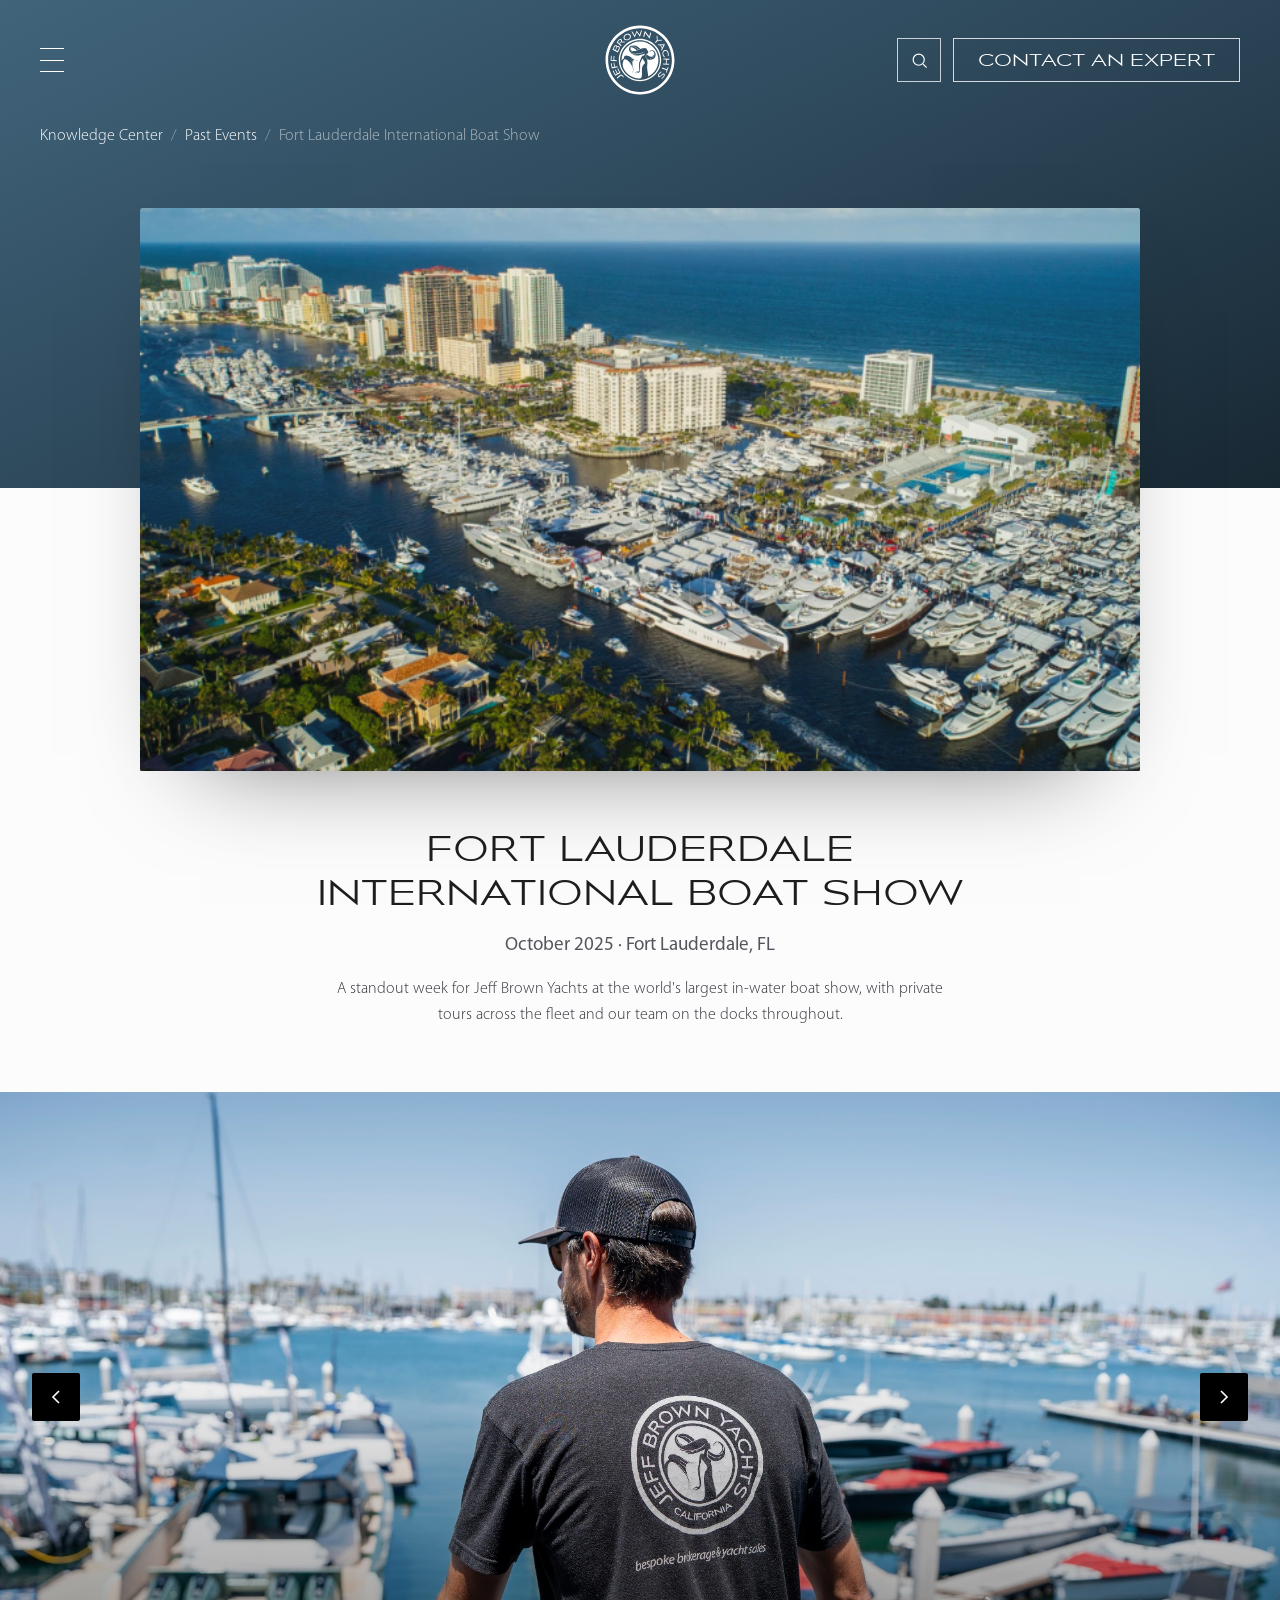
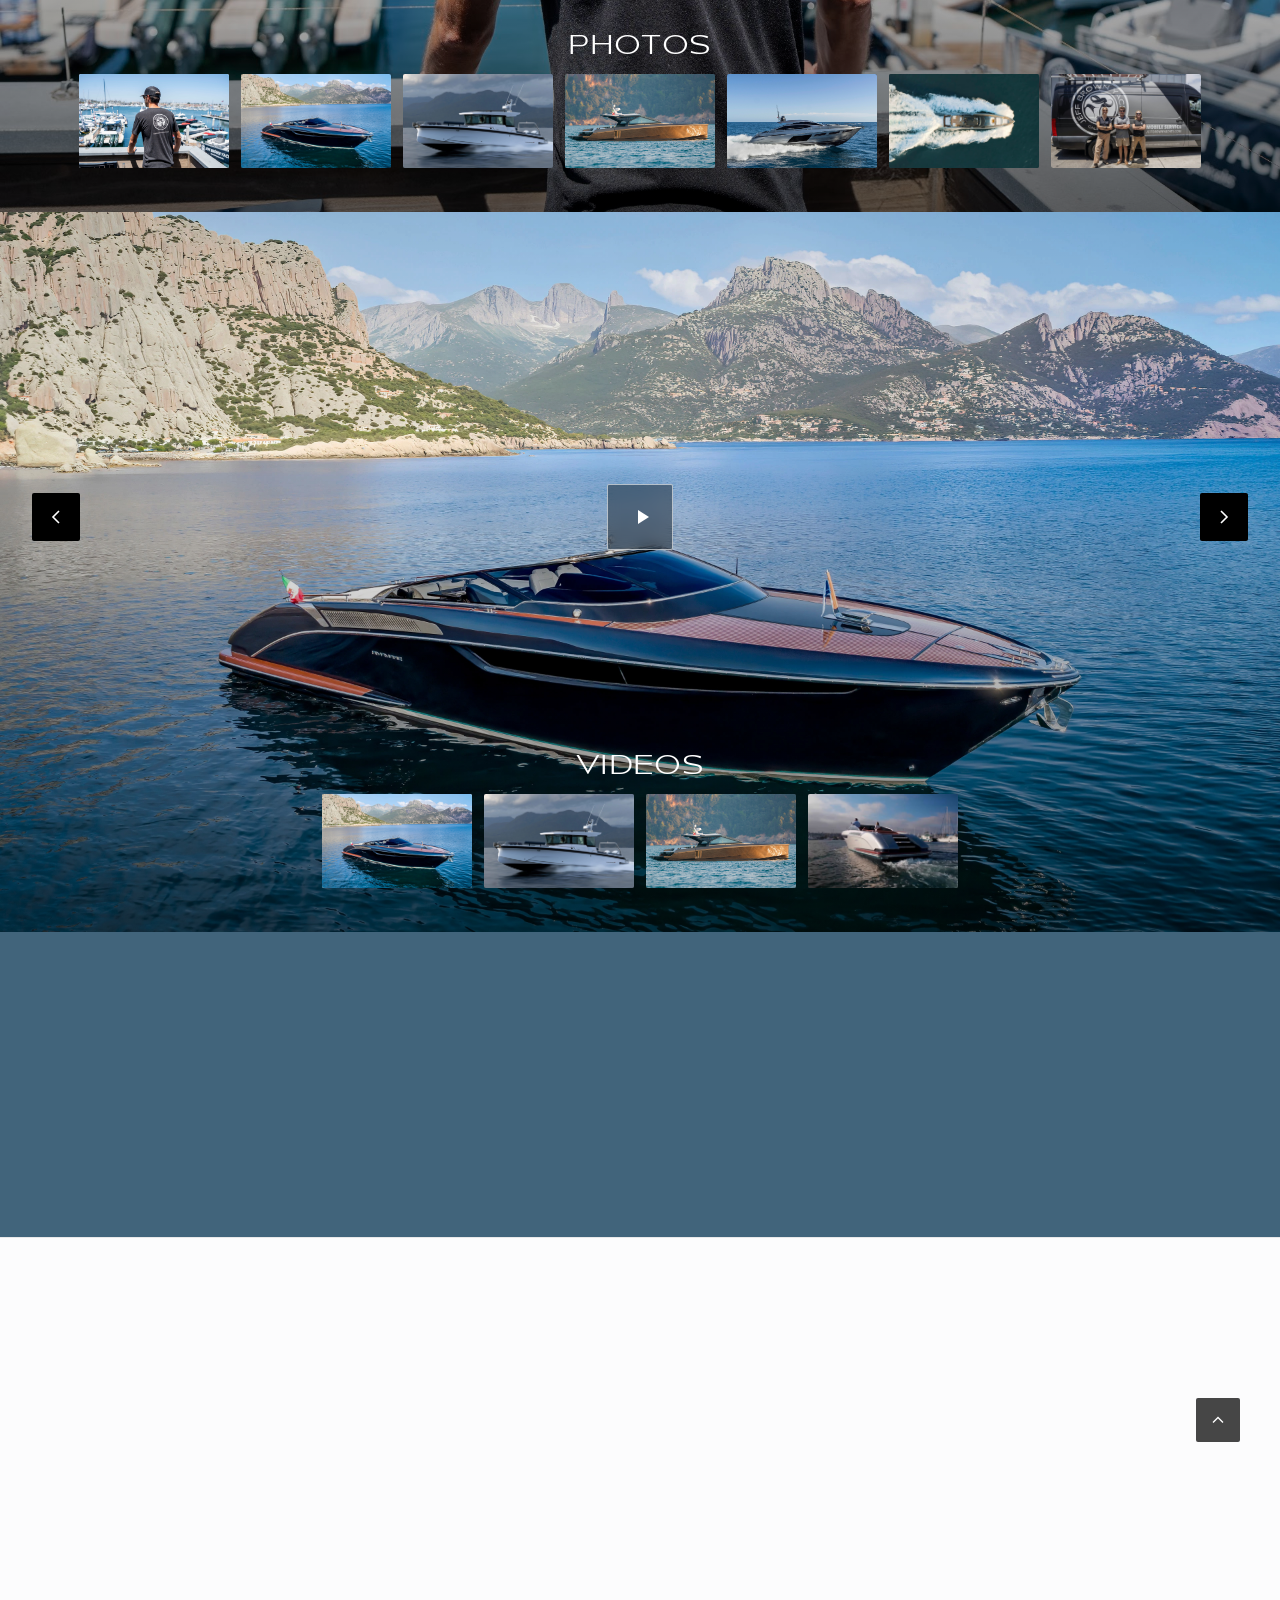
<file: event.html>
<!DOCTYPE html>
<html lang="en">
<head>
<meta charset="UTF-8" />
<meta name="viewport" content="width=device-width, initial-scale=1.0" />
<title>Event Recap — Jeff Brown Yachts</title>
<meta name="description" content="Recaps from Jeff Brown Yachts boat shows, concours, and owner rendezvous: photos and video from the day." />
<link rel="icon" href="assets/jby_logo.svg" />
<link rel="stylesheet" href="assets/fonts.css" />
<link rel="stylesheet" href="assets/styles.css" />
</head>
<body data-kc="events" data-hero="1">

<div data-site-header></div>

<!-- GRADIENT HERO + FLOATING PHOTO -->
<section class="video-hero">
  <div class="wrap">
    <nav class="dh-crumbs" aria-label="Breadcrumb"><ol>
      <li><a href="index.html#all">Knowledge Center</a></li><li class="sep">/</li>
      <li><a href="index.html#events">Past Events</a></li><li class="sep">/</li>
      <li aria-current="page" id="e-crumb">Event</li>
    </ol></nav>
  </div>
</section>
<div class="video-stage reveal in"><div class="videoframe"><img id="e-hero" src="" alt="" /></div></div>

<!-- TITLE + META + DESCRIPTION -->
<section class="video-body">
  <div class="vb-inner">
    <h1 id="e-title">Event Recap</h1>
    <p class="v-sub" id="e-meta"></p>
    <p class="v-desc-long" id="e-desc"></p>
  </div>
</section>

<!-- GALLERY: Photos then Videos -->
<section class="ev-galleries">
  <div class="evgal" id="gal-photos" aria-label="Event photos"></div>
  <div class="evgal" id="gal-videos" aria-label="Event videos"></div>
</section>

<div data-site-cta></div>
<div data-site-footer></div>

<!-- LIGHTBOX (photo / video viewer) -->
<div class="lightbox" id="lightbox" aria-hidden="true">
  <button class="lb-btn lb-close" type="button" aria-label="Close"><svg viewBox="0 0 24 24" fill="none" stroke="currentColor" stroke-width="1.8"><path d="M6 6l12 12M18 6 6 18"/></svg></button>
  <button class="lb-btn lb-prev" type="button" aria-label="Previous"><svg viewBox="0 0 24 24" fill="none" stroke="currentColor" stroke-width="1.8"><path d="m15 6-6 6 6 6"/></svg></button>
  <button class="lb-btn lb-next" type="button" aria-label="Next"><svg viewBox="0 0 24 24" fill="none" stroke="currentColor" stroke-width="1.8"><path d="m9 6 6 6-6 6"/></svg></button>
  <div class="lb-stage"><div class="lb-media" id="lb-media"></div><span class="lb-count"></span></div>
</div>

<script>
/* Event detail — populate from ?e=<slug> */
(function(){
  var PHOTOS = ["consult-overlook.jpg","brand-riva.webp","brand-axopar.jpg","brand-wally.jpg","brand-pershing.jpg","hero-detail.jpg","card_crew.jpg"];
  var VIDS = [
    {id:"w0ptcR-tTSQ",img:"brand-riva.webp"},
    {id:"-jKF--eEPcs",img:"brand-axopar.jpg"},
    {id:"UK9PYInX22U",img:"brand-wally.jpg"},
    {id:"dWhl8WauQQw",img:"band.jpg"}
  ];
  var E = {
    "lake-tahoe":{t:"Lake Tahoe Concours d'Elegance",d:"August 2026",l:"Lake Tahoe, CA",img:"ev_pebble.jpg",vid:"",
      desc:"Jeff Brown Yachts hosted the Riva hospitality tent at the Lake Tahoe Concours d'Elegance, where Riva was the featured marque for 2026. Owners and guests joined our team on the water for private walkthroughs and first looks at the fleet."},
    "san-diego":{t:"San Diego International Boat Show",d:"June 2026",l:"San Diego, CA",img:"marina-sandiego.jpg",vid:"",
      desc:"Jeff Brown Yachts returned to the San Diego International Boat Show on our home waters at Shelter Island, with a curated line-up of the brands we represent and our specialists on hand throughout the show."},
    "miami":{t:"Miami International Boat Show",d:"February 2026",l:"Miami, FL",img:"brand-pershing.jpg",vid:"",
      desc:"Jeff Brown Yachts brought a curated line-up to the Miami International Boat Show across its new 2026 in-water venues, with private tours and sea trials arranged throughout the week."},
    "mid-atlantic":{t:"Mid-Atlantic Boat Show",d:"February 2026",l:"Baltimore, MD",img:"brand-axopar.jpg",vid:"",
      desc:"Jeff Brown Yachts showed the largest selection of Axopars at the Mid-Atlantic Boat Show, giving visitors a close look at the range across a single, focused display."},
    "charleston":{t:"Charleston Boat Show",d:"January 2026",l:"Charleston, SC",img:"marina-newport.jpg",vid:"",
      desc:"Jeff Brown Yachts joined the Charleston Boat Show, close to our newest East Coast office, and welcomed local owners and prospective buyers aboard."},
    "fort-lauderdale":{t:"Fort Lauderdale International Boat Show",d:"October 2025",l:"Fort Lauderdale, FL",img:"event_flibs.jpg",vid:"",
      desc:"A standout week for Jeff Brown Yachts at the world's largest in-water boat show, with private tours across the fleet and our team on the docks throughout."},
    "sausalito":{t:"Sausalito Boat Show (4th Annual)",d:"September 2025",l:"Sausalito, CA",img:"ev_sausalito.jpg",vid:"",
      desc:"Jeff Brown Yachts joined the 4th Annual Sausalito Boat Show at Clipper Yacht Harbor on the bay, with Axopar and BRABUS on the water for the weekend."},
    "carolinas":{t:"Axopar & BRABUS Carolinas Adventure",d:"July 2024",l:"The Carolinas",img:"brand-axopar.jpg",vid:"UK9PYInX22U",
      desc:"An invite-only coastal journey created by Jeff and Karen Brown, part of the Axopar & BRABUS Adventure series, with a small group of owners running the fleet along the Carolina coast."}
  };
  function param(n){ var m=new RegExp("[?&]"+n+"=([^&]+)").exec(location.search); return m?decodeURIComponent(m[1]):""; }
  var slug = param("e"); if(!E[slug]) slug = "fort-lauderdale";
  var e = E[slug];

  document.getElementById("e-hero").src = "assets/img/"+e.img;
  document.getElementById("e-crumb").textContent = e.t;
  document.getElementById("e-title").textContent = e.t;
  document.getElementById("e-meta").textContent = e.d + " · " + e.l;
  document.getElementById("e-desc").textContent = e.desc;
  document.title = e.t + " — Jeff Brown Yachts";

  function esc(s){ return String(s).replace(/"/g,"&quot;"); }
  var chev = '<svg viewBox="0 0 24 24" fill="none" stroke="currentColor" stroke-width="1.6">';
  var arrows = '<button class="eg-arrow prev" aria-label="Previous">'+chev+'<path d="m15 6-6 6 6 6"/></svg></button>'
             + '<button class="eg-arrow next" aria-label="Next">'+chev+'<path d="m9 6 6 6-6 6"/></svg></button>';

  /* Photos gallery */
  var pt = PHOTOS.map(function(im,i){
    return '<button class="eg-thumb'+(i===0?' active':'')+'" data-full="assets/img/'+im+'"><img src="assets/img/'+im+'" alt="" /></button>';
  }).join("");
  document.getElementById("gal-photos").innerHTML =
    '<div class="eg-hero"><img src="assets/img/'+PHOTOS[0]+'" alt="" /></div>'
    + arrows
    + '<div class="eg-word">Photos</div>'
    + '<div class="eg-thumbs">'+pt+'</div>';

  /* Videos gallery — event recap first (if any), then a shared set */
  var vids = VIDS.slice();
  if(e.vid && !vids.some(function(v){return v.id===e.vid;})) vids.unshift({id:e.vid,img:e.img});
  var vt = vids.map(function(v,i){
    return '<button class="eg-thumb'+(i===0?' active':'')+'" data-full="assets/img/'+v.img+'" data-vid="'+v.id+'"><img src="assets/img/'+v.img+'" alt="" /></button>';
  }).join("");
  document.getElementById("gal-videos").innerHTML =
    '<div class="eg-hero"><img src="assets/img/'+vids[0].img+'" alt="" /></div>'
    + '<button class="eg-play" type="button" aria-label="Play video"><svg viewBox="0 0 24 24" fill="currentColor"><path d="M8 5v14l11-7z"/></svg></button>'
    + arrows
    + '<div class="eg-word">Videos</div>'
    + '<div class="eg-thumbs">'+vt+'</div>';
})();
</script>
<script src="assets/app.js"></script>
</body>
</html>
</file>
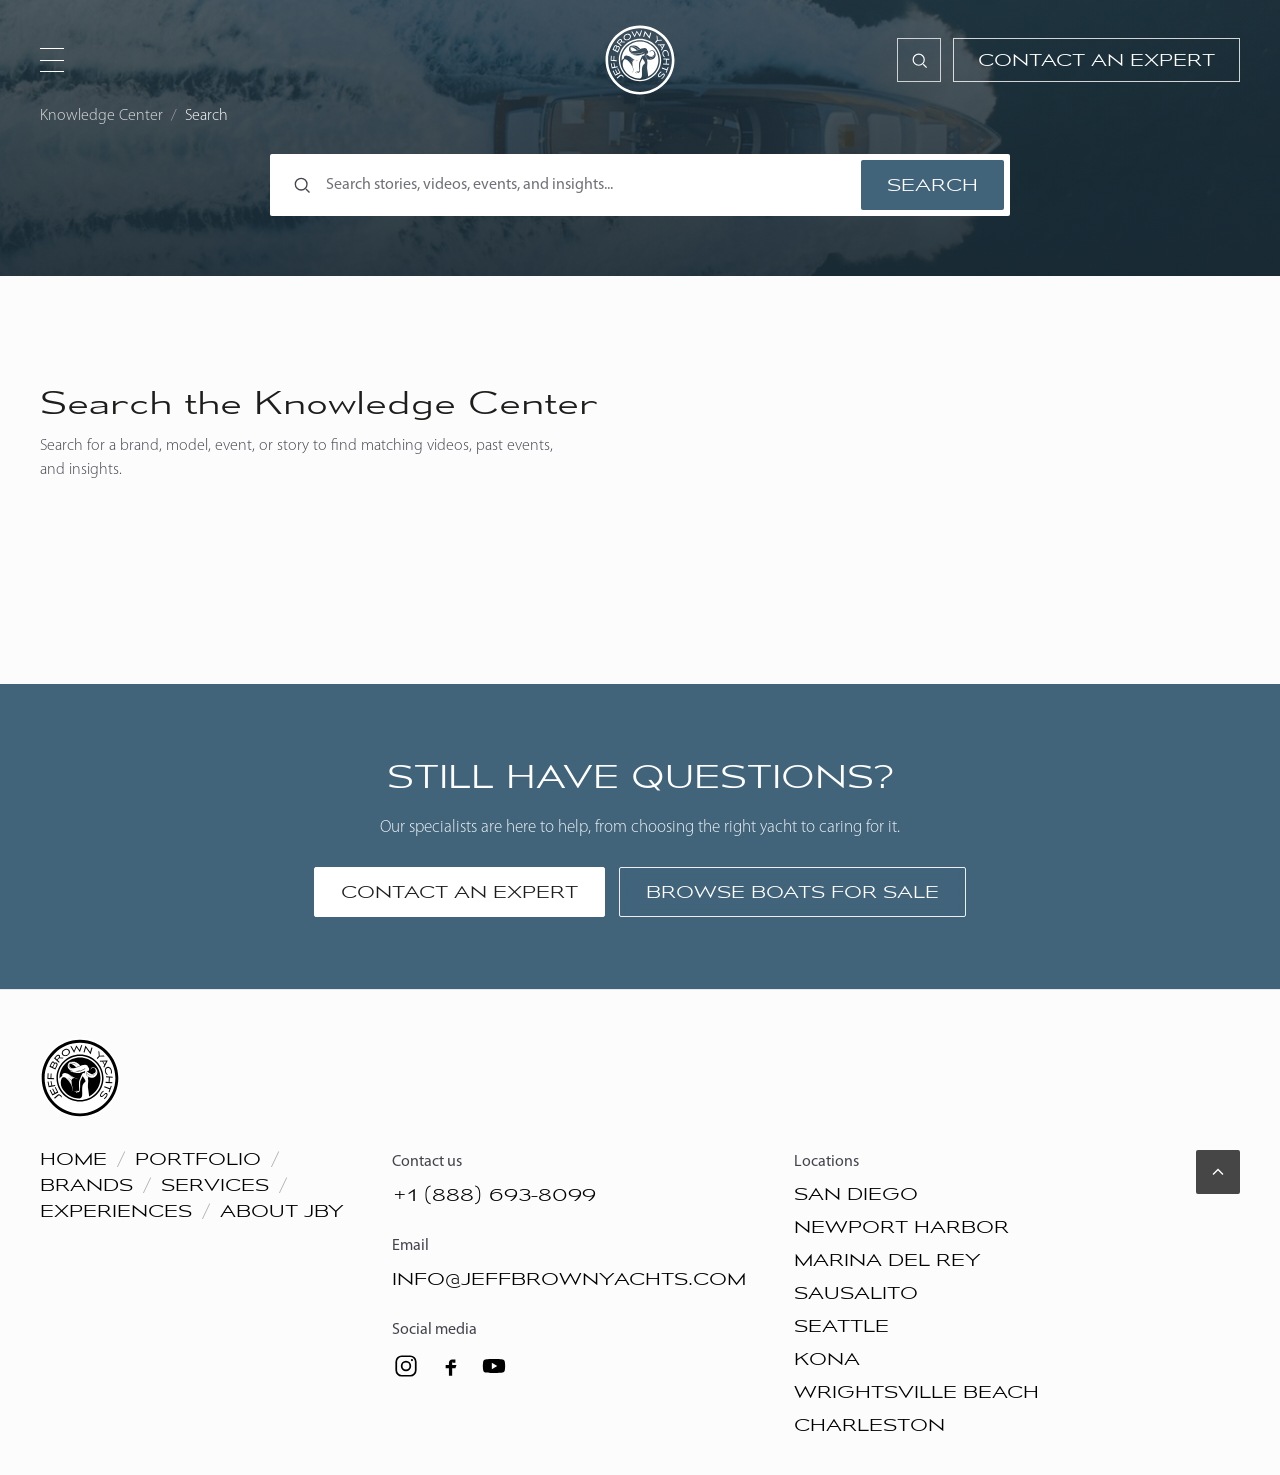
<file: search.html>
<!DOCTYPE html>
<html lang="en">
<head>
<meta charset="UTF-8" />
<meta name="viewport" content="width=device-width, initial-scale=1.0" />
<title>Search — Jeff Brown Yachts</title>
<meta name="description" content="Search the Jeff Brown Yachts Knowledge Center: videos, past events, and insights & news." />
<link rel="icon" href="assets/jby_logo.svg" />
<link rel="stylesheet" href="assets/fonts.css" />
<link rel="stylesheet" href="assets/styles.css" />
</head>
<body data-kc="search" data-hero="1">

<div data-site-header></div>

<!-- COMPACT NAVY HERO: breadcrumb + search bar -->
<section class="kc-hero sub">
  <div class="kc-hero-bg"><img src="assets/img/hero-detail.jpg" alt="" /></div>
  <nav class="kc-crumbs" aria-label="Breadcrumb"><ol>
    <li><a href="index.html#all">Knowledge Center</a></li><li class="sep">/</li>
    <li aria-current="page">Search</li>
  </ol></nav>
  <div class="kc-hero-inner">
    <form class="searchbar" action="search.html" method="get" role="search" aria-label="Search the Knowledge Center">
      <svg viewBox="0 0 24 24" fill="none" stroke="currentColor" stroke-width="1.6"><circle cx="11" cy="11" r="7"/><path d="m21 21-4.3-4.3"/></svg>
      <input type="search" name="query" id="sr-input" placeholder="Search stories, videos, events, and insights..." aria-label="Search" />
      <button type="submit" class="btn btn-md btn-solid"><span>Search</span></button>
    </form>
  </div>
</section>

<!-- RESULTS -->
<section class="sec">
  <div class="wrap" id="sr-wrap">
    <p class="sr-count" id="sr-loading">Searching…</p>
  </div>
</section>

<div data-site-cta></div>
<div data-site-footer></div>

<script src="assets/app.js"></script>
</body>
</html>
</file>
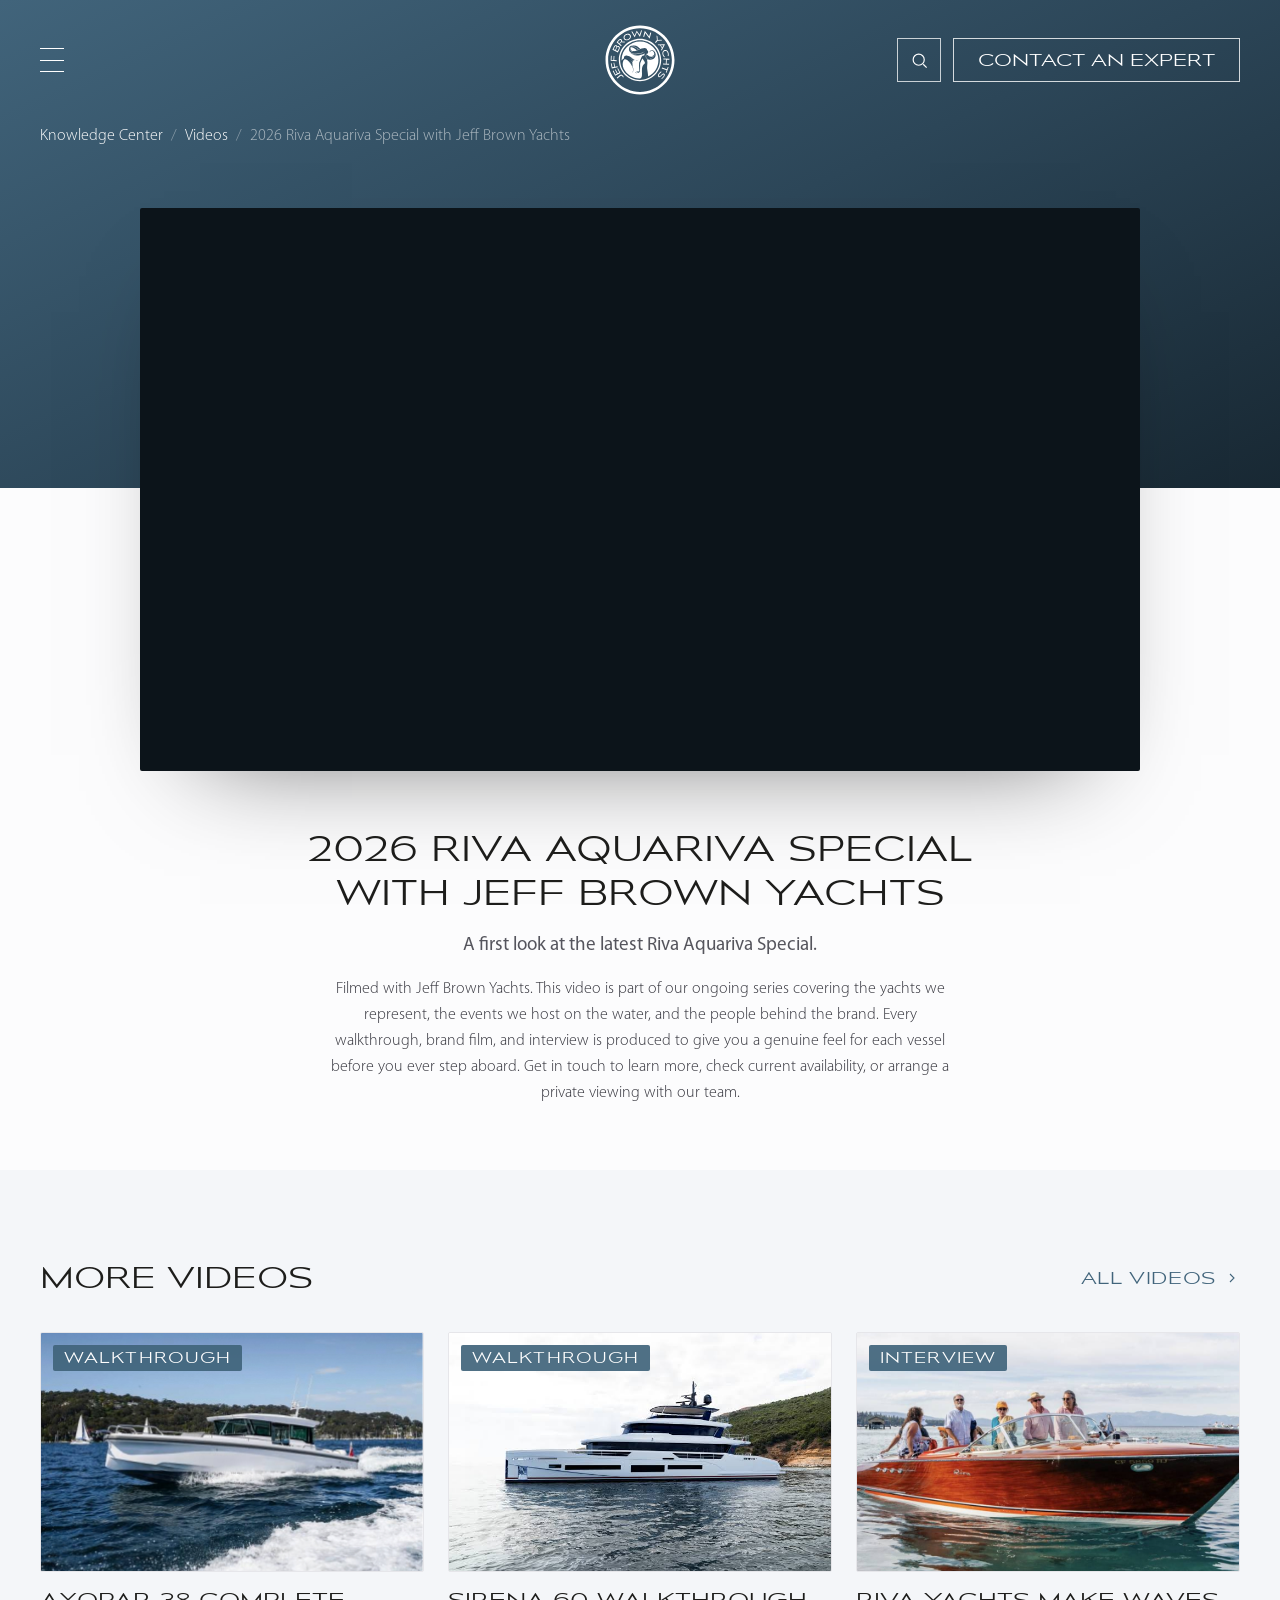
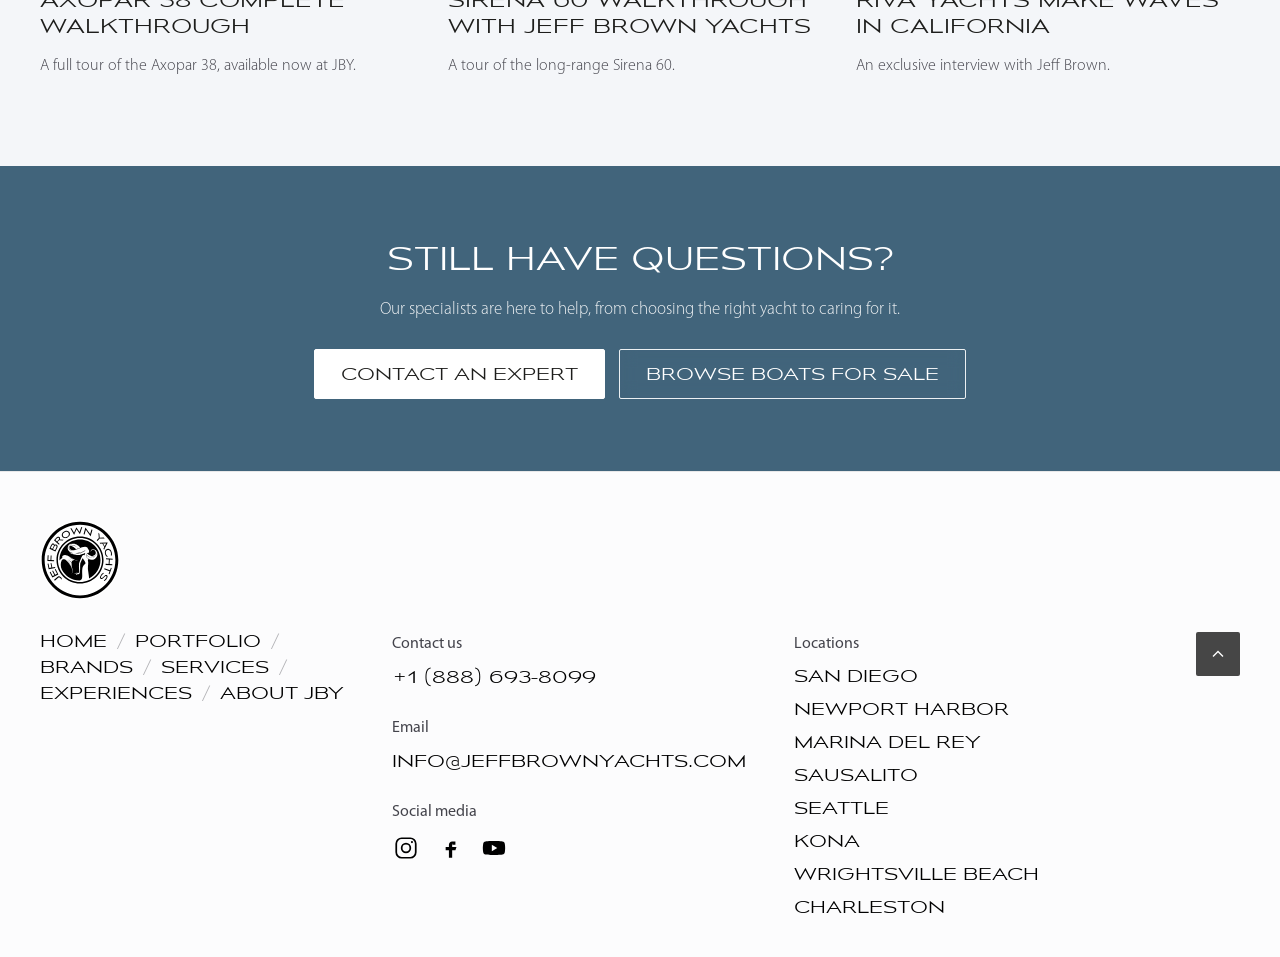
<file: video.html>
<!DOCTYPE html>
<html lang="en">
<head>
<meta charset="UTF-8" />
<meta name="viewport" content="width=device-width, initial-scale=1.0" />
<title>Video — Jeff Brown Yachts</title>
<meta name="description" content="Watch Jeff Brown Yachts videos: yacht walkthroughs, brand films, event recaps, and interviews." />
<link rel="icon" href="assets/jby_logo.svg" />
<link rel="stylesheet" href="assets/fonts.css" />
<link rel="stylesheet" href="assets/styles.css" />
</head>
<body data-kc="videos" data-hero="1">

<div data-site-header></div>

<!-- GRADIENT HERO + FLOATING VIDEO -->
<section class="video-hero">
  <div class="wrap">
    <nav class="dh-crumbs" aria-label="Breadcrumb"><ol>
      <li><a href="index.html#all">Knowledge Center</a></li><li class="sep">/</li>
      <li><a href="index.html#videos">Videos</a></li><li class="sep">/</li>
      <li aria-current="page" id="v-crumb">Video</li>
    </ol></nav>
  </div>
</section>
<div class="video-stage reveal in"><div class="videoframe"><iframe id="v-frame" src="" title="Jeff Brown Yachts video" allow="accelerometer; autoplay; clipboard-write; encrypted-media; gyroscope; picture-in-picture; web-share" allowfullscreen></iframe></div></div>

<!-- TITLE + SUBTITLE + DESCRIPTION -->
<section class="video-body">
  <div class="vb-inner">
    <h1 id="v-title">Jeff Brown Yachts video</h1>
    <p class="v-sub" id="v-desc"></p>
    <p class="v-desc-long" id="v-long">Filmed with Jeff Brown Yachts. This video is part of our ongoing series covering the yachts we represent, the events we host on the water, and the people behind the brand. Every walkthrough, brand film, and interview is produced to give you a genuine feel for each vessel before you ever step aboard. Get in touch to learn more, check current availability, or arrange a private viewing with our team.</p>
  </div>
</section>

<!-- MORE VIDEOS -->
<section class="sec grey">
  <div class="wrap">
    <div class="row-head">
      <div class="rh-text"><h2 class="h-sm">More videos</h2></div>
      <a class="link-arrow" href="index.html#videos" data-tab="videos">All videos <svg viewBox="0 0 24 24" fill="none" stroke="currentColor" stroke-width="1.6"><path d="m9 6 6 6-6 6"/></svg></a>
    </div>
    <div class="media-grid cols-3">
      <a class="card vcard" href="video.html?v=-jKF--eEPcs"><div class="thumb"><img src="assets/img/vessel-axopar.jpg" alt="" /><video muted loop playsinline preload="none"><source src="assets/video/hover.mp4" type="video/mp4"></video><span class="badge">Walkthrough</span></div><h3>Axopar 38 Complete Walkthrough</h3><p>A full tour of the Axopar 38, available now at JBY.</p></a>
      <a class="card vcard" href="video.html?v=-klt9lROx2Q"><div class="thumb"><img src="assets/img/brand-sirena.jpg" alt="" /><video muted loop playsinline preload="none"><source src="assets/video/hover.mp4" type="video/mp4"></video><span class="badge">Walkthrough</span></div><h3>Sirena 60 Walkthrough with Jeff Brown Yachts</h3><p>A tour of the long-range Sirena 60.</p></a>
      <a class="card vcard" href="video.html?v=bcRRfGyM40s"><div class="thumb"><img src="assets/img/ev_riva.jpg" alt="" /><video muted loop playsinline preload="none"><source src="assets/video/hover.mp4" type="video/mp4"></video><span class="badge">Interview</span></div><h3>Riva Yachts Make Waves in California</h3><p>An exclusive interview with Jeff Brown.</p></a>
    </div>
  </div>
</section>

<div data-site-cta></div>
<div data-site-footer></div>

<script>
/* Video detail — populate from ?v=<youtube id> */
(function(){
  var V = {
    "w0ptcR-tTSQ":{t:"2026 Riva Aquariva Special with Jeff Brown Yachts",d:"A first look at the latest Riva Aquariva Special."},
    "fQSTb3oAKzA":{t:"Axopar 37 XC: The Best All-Weather Boat Under $500K?",d:"A full walkthrough of the Axopar 37 XC."},
    "-jKF--eEPcs":{t:"Axopar 38 Complete Walkthrough",d:"A full tour of the Axopar 38, available now at Jeff Brown Yachts."},
    "-klt9lROx2Q":{t:"Sirena 60 Walkthrough with Jeff Brown Yachts",d:"A tour of the long-range Sirena 60."},
    "Qdw6NAXoP4w":{t:"Pardo 50 Walkthrough Tour",d:"Inside the elegant Pardo 50 day boat."},
    "bcRRfGyM40s":{t:"Riva Yachts Make Waves in California",d:"An exclusive interview with Jeff Brown."},
    "dWhl8WauQQw":{t:"Jeff Brown Yachts at the Seattle Boat Show",d:"Highlights from the Axopar display in Seattle."},
    "TO-hFcdKXWA":{t:"Axopar Education: Setting Up Fuel on an Axopar 37",d:"A practical how-to from the Jeff Brown Yachts team."},
    "UK9PYInX22U":{t:"Axopar & BRABUS Carolinas Adventure",d:"Recap of the invite-only coastal run created by Jeff and Karen Brown."}
  };
  function param(n){ var m=new RegExp("[?&]"+n+"=([^&]+)").exec(location.search); return m?decodeURIComponent(m[1]):""; }
  var id = param("v"); if(!V[id]) id = "w0ptcR-tTSQ";
  var v = V[id];
  document.getElementById("v-frame").src = "https://www.youtube.com/embed/"+id+"?rel=0";
  document.getElementById("v-crumb").textContent = v.t;
  document.getElementById("v-title").textContent = v.t;
  document.getElementById("v-desc").textContent = v.d;
  document.title = v.t + " — Jeff Brown Yachts";
})();
</script>
<script src="assets/app.js"></script>
</body>
</html>
</file>
<file: assets/fonts.css>
@font-face{font-family:'Mesmerize';font-weight:300;font-style:normal;font-display:swap;src:url([data-uri]) format('woff2')}
@font-face{font-family:'Mesmerize';font-weight:400;font-style:normal;font-display:swap;src:url([data-uri]) format('woff2')}
@font-face{font-family:'Mesmerize';font-weight:500;font-style:normal;font-display:swap;src:url([data-uri]) format('woff2')}
@font-face{font-family:'Myriad Pro';font-weight:300;font-style:normal;font-display:swap;src:url([data-uri]) format('woff2')}
@font-face{font-family:'Myriad Pro';font-weight:400;font-style:normal;font-display:swap;src:url([data-uri]) format('woff2')}
@font-face{font-family:'Myriad Pro';font-weight:600;font-style:normal;font-display:swap;src:url([data-uri]) format('woff2')}
</file>
<file: assets/styles.css>
/* =====================================================================
   Jeff Brown Yachts — News & Media
   Shared design system (extends the JBY site tokens & components)
   Minimum font-size across the platform: 16px.
   ===================================================================== */
:root{
  --ink:#1d1d1b;--c0:#000000;--c2:#44444c;--c4:#44444c;
  --white:#ffffff;--white-soft:#dcdcde;
  --navy:#41647b;--navy-d:#365466;--navy-deep:#22333f;--navy-ink:#182833;
  --border:#e6e6ea;--line:rgba(0,0,0,0.08);--page:#fcfcfd;--section:#f4f6f9;--sand:#bdb19d;
  --maxw:1440px;--content:1280px;--pad:40px;
  --ease:cubic-bezier(.22,.61,.36,1);--ease-out:cubic-bezier(.16,1,.3,1);
  --shadow-card:0 24px 60px -44px rgba(34,51,63,.5);
}
*{box-sizing:border-box;margin:0;padding:0}
html{scroll-behavior:smooth}
body{font-family:'Myriad Pro',system-ui,-apple-system,sans-serif;color:var(--c0);background:var(--page);
  font-weight:300;line-height:1.5;-webkit-font-smoothing:antialiased;overflow-x:hidden}
img{max-width:100%;display:block}
a{color:inherit;text-decoration:none}
button{font-family:inherit;cursor:pointer;border:none;background:none;color:inherit}
.wrap{max-width:var(--maxw);margin:0 auto;padding-left:var(--pad);padding-right:var(--pad)}
.narrow{max-width:calc(var(--content) + 80px);margin:0 auto;padding-left:var(--pad);padding-right:var(--pad)}

/* Type ramp */
.h-lg{font-family:'Mesmerize',sans-serif;font-weight:300;font-size:clamp(24px,2.6vw,28px);line-height:1.22;text-transform:uppercase;letter-spacing:0}
.h-md{font-family:'Mesmerize',sans-serif;font-weight:300;font-size:32px;line-height:48px;text-transform:uppercase;letter-spacing:0}
.h-sm{font-family:'Mesmerize',sans-serif;font-weight:300;font-size:28px;line-height:40px;text-transform:uppercase;letter-spacing:0}
.h-xs{font-family:'Mesmerize',sans-serif;font-weight:300;font-size:24px;line-height:36px;text-transform:uppercase;letter-spacing:0}
.h-2xs{font-family:'Mesmerize',sans-serif;font-weight:300;font-size:20px;line-height:28px;text-transform:uppercase;letter-spacing:0}
.eyebrow{font-family:'Mesmerize',sans-serif;font-weight:300;font-size:16px;line-height:1;letter-spacing:.22em;text-transform:uppercase;color:var(--navy)}
.t-lg{font-family:'Myriad Pro',sans-serif;font-weight:300;font-size:18px;line-height:28px}
.t-md{font-family:'Myriad Pro',sans-serif;font-weight:300;font-size:16px;line-height:24px}

/* Buttons */
.btn{display:inline-flex;align-items:center;justify-content:center;gap:8px;border-radius:2px;
  font-family:'Mesmerize',sans-serif;font-weight:300;text-transform:uppercase;letter-spacing:0;transition:.25s;white-space:nowrap}
.btn-sm{height:44px;padding:0 22px;font-size:16px;line-height:20px}
.btn-md{height:50px;padding:0 26px;font-size:16px;line-height:20px}
.btn svg{width:17px;height:17px}
.btn-solid{background:var(--navy);color:var(--white)}
.btn-solid:hover{background:var(--navy-d)}
.btn-white{background:var(--white);color:var(--ink);border:1px solid var(--white)}
.btn-white:hover{background:rgba(255,255,255,.16);color:var(--white);border-color:var(--white)}
.btn-dark{background:var(--ink);color:var(--white)}
.btn-dark:hover{background:var(--navy)}
.btn-ghost{background:transparent;color:var(--c0);border:1px solid var(--c0)}
.btn-ghost:hover{background:var(--c0);color:var(--white)}
.btn-ghost-navy{background:transparent;color:var(--navy);border:1px solid var(--navy)}
.btn-ghost-navy:hover{background:var(--navy);color:var(--white)}
.btn-ghost-light{background:transparent;color:var(--white);border:1px solid rgba(255,255,255,.9);backdrop-filter:blur(8px)}
.btn-ghost-light:hover{background:var(--white);color:var(--ink)}
.link-arrow{display:inline-flex;align-items:center;gap:8px;font-family:'Mesmerize',sans-serif;text-transform:uppercase;
  font-size:16px;letter-spacing:.04em;color:var(--navy)}
.link-arrow svg{width:16px;height:16px}
.link-arrow:hover{color:var(--navy-d)}

/* =====================================================================
   HEADER
   ===================================================================== */
.nav{position:fixed;top:0;left:0;right:0;z-index:1000;display:grid;grid-template-columns:1fr auto 1fr;align-items:center;
  gap:16px;padding:24px 40px;color:#fff;background:transparent;
  border-bottom:.5px solid transparent;transition:background .45s ease,backdrop-filter .45s ease,border-color .45s ease,padding .35s ease}
.nav.scrolled,.nav.solid{background:linear-gradient(180deg,rgba(52,82,100,.95) 0%,rgba(44,70,86,.97) 100%);
  backdrop-filter:blur(22px) saturate(140%);-webkit-backdrop-filter:blur(22px) saturate(140%);
  border-bottom:.5px solid rgba(255,255,255,.15);padding:16px 40px}
.nav .left{display:flex;align-items:center;justify-self:start}
.nav .burger{width:24px;height:24px;display:flex;flex-direction:column;justify-content:space-between;background:transparent;border:0;padding:0;cursor:pointer}
.nav .burger span{display:block;height:1px;width:100%;background:#fff;transition:.3s}
.nav .logo{width:72px;height:72px;justify-self:center;display:flex;align-items:center;justify-content:center;transition:width .35s,height .35s}
.nav.scrolled .logo,.nav.solid .logo{width:58px;height:58px}
.nav.solid{padding:16px 40px}
.nav .logo img{width:100%;height:100%;object-fit:contain;filter:brightness(0) invert(1)}
.nav .right{display:flex;gap:12px;align-items:center;justify-self:end}
.nav .icon{width:44px;height:44px;border:.5px solid rgba(255,255,255,.75);color:#fff;display:flex;align-items:center;justify-content:center;transition:.25s;background:transparent;cursor:pointer}
.nav .icon:hover{background:rgba(255,255,255,.16)}
.nav .icon svg{width:19px;height:19px}
.nav .cta{padding:0 24px;height:44px;font-family:'Mesmerize',sans-serif;font-weight:300;font-size:16px;line-height:20px;
  text-transform:uppercase;color:#fff;border:.5px solid rgba(255,255,255,.8);transition:.25s;display:inline-flex;align-items:center;white-space:nowrap;cursor:pointer;background:transparent}
.nav .cta:hover{background:rgba(255,255,255,.16)}
@media(max-width:980px){.nav{padding:16px 22px}.nav.scrolled,.nav.solid{padding:12px 22px}.nav .logo{width:54px;height:54px}.nav.scrolled .logo,.nav.solid .logo{width:48px;height:48px}.nav .cta{display:none}}

/* KC sub-navigation (centered, sits under header) */
.kcnav{position:sticky;top:84px;z-index:900;background:rgba(252,252,253,.96);backdrop-filter:blur(16px) saturate(140%);
  -webkit-backdrop-filter:blur(16px) saturate(140%);border-bottom:.5px solid var(--border)}
.kcnav-inner{max-width:var(--maxw);margin:0 auto;padding:0 40px;display:flex;align-items:center;justify-content:center;flex-wrap:wrap;gap:8px 40px}
/* Hub tab panels — switched in place by JS, no page reload, no scroll jump */
.hub-panel{display:none}
.hub-panel.active{display:block;animation:panelIn .4s var(--ease-out)}
@keyframes panelIn{from{opacity:0;transform:translateY(8px)}to{opacity:1;transform:none}}
.hub-panel>.sec:first-child{padding-top:72px}
.panel-lead{display:flex;justify-content:flex-end;margin-bottom:26px}
/* category chips (Insights & News on the All tab) */
.chips{display:flex;flex-wrap:wrap;gap:10px;margin-bottom:34px}
.chips .tag{cursor:pointer;transition:.2s}

/* Video cards — hover autoplay + subtle white lift/shadow (video cards only) */
.vcard{position:relative;border-radius:2px;gap:14px}
.vcard::before{content:none}
.vcard>*{position:relative;z-index:1}
.vcard .thumb{border:none;border-radius:2px}
.vcard .thumb video{position:absolute;inset:0;width:100%;height:100%;object-fit:cover;opacity:0;transition:opacity .5s var(--ease-out);z-index:1}
.vcard:hover .thumb video{opacity:1}
.vcard .thumb::after{display:none}
.vcard .badge{z-index:2}
@media(hover:none){.vcard::before{display:none}.vcard .thumb video{display:none}}
@media(prefers-reduced-motion:reduce){.hub-panel.active{animation:none}}
.kcnav a{position:relative;flex:0 0 auto;padding:26px 0 14px;font-family:'Mesmerize',sans-serif;font-weight:300;font-size:16px;letter-spacing:.09em;text-transform:uppercase;color:var(--c4);white-space:nowrap;transition:color .25s}
.kcnav a::after{content:"";position:absolute;left:0;right:0;bottom:-.5px;height:2px;background:var(--navy);transform:scaleX(0);transition:transform .3s ease}
.kcnav a:hover{color:var(--ink)}
.kcnav a.active{color:var(--ink)}
.kcnav a.active::after{transform:scaleX(1)}
@media(max-width:760px){.kcnav-inner{gap:22px;padding:0 22px}.kcnav a{padding:15px 0}}

/* Slide-in menu overlay */
.menu-scrim{position:fixed;inset:0;z-index:1200;background:rgba(15,24,30,.55);backdrop-filter:blur(4px);opacity:0;visibility:hidden;transition:.4s}
.menu-scrim.open{opacity:1;visibility:visible}
.menu-panel{position:fixed;top:0;left:0;bottom:0;z-index:1300;width:min(420px,88vw);background:var(--navy-deep);color:#fff;
  transform:translateX(-100%);transition:transform .5s var(--ease-out);display:flex;flex-direction:column;padding:32px 40px}
.menu-panel.open{transform:none}
.menu-panel .m-top{display:flex;align-items:center;justify-content:space-between;margin-bottom:40px}
.menu-panel .m-logo img{height:52px;filter:brightness(0) invert(1)}
.menu-panel .m-close{width:44px;height:44px;border:.5px solid rgba(255,255,255,.5);display:flex;align-items:center;justify-content:center}
.menu-panel .m-close svg{width:18px;height:18px}
.menu-panel nav{display:flex;flex-direction:column;gap:4px}
.menu-panel nav a{font-family:'Mesmerize',sans-serif;font-size:24px;line-height:1.9;text-transform:uppercase;color:#fff;transition:color .2s;letter-spacing:.01em}
.menu-panel nav a:hover{color:var(--sand)}
.menu-panel .m-foot{margin-top:auto;font-size:16px;color:rgba(255,255,255,.82);line-height:24px}
.menu-panel .m-foot a{color:#fff}

/* =====================================================================
   HERO
   ===================================================================== */
.kc-hero{position:relative;overflow:hidden;background:var(--navy-deep);color:#fff}
.kc-hero .kc-hero-bg{position:absolute;inset:0;z-index:0}
.kc-hero .kc-hero-bg img{width:100%;height:100%;object-fit:cover;opacity:.5}
.kc-hero .kc-hero-bg::after{content:"";position:absolute;inset:0;
  background:linear-gradient(180deg,rgba(24,40,51,.5),rgba(24,40,51,.86)),radial-gradient(120% 120% at 50% -10%,rgba(65,100,123,.35),transparent 60%)}
.kc-hero-inner{position:relative;z-index:2;max-width:var(--content);margin:0 auto;padding:150px 40px 78px;text-align:center;
  display:flex;flex-direction:column;align-items:center;gap:12px}
/* group the title + subtitle, then a larger gap before the search */
.kc-hero.home .searchbar{margin-top:26px}
.kc-hero h1{font-family:'Mesmerize',sans-serif;font-weight:300;text-transform:uppercase;font-size:clamp(28px,4vw,40px);line-height:1.28;letter-spacing:0;overflow-wrap:break-word}
.kc-hero p{max-width:900px;font-size:18px;line-height:28px;color:rgba(255,255,255,.92)}
/* Home hero: vertical gradient — dark at the top into brand navy at the bottom */
.kc-hero.home{background:linear-gradient(180deg,#182833 0%,#2c4658 52%,#41647b 100%)}
.kc-hero.home .kc-hero-bg{display:none}
@media(max-width:640px){.kc-hero h1{font-size:clamp(26px,7.2vw,32px)}.kc-hero-inner{padding:118px 22px 52px}}

/* sub-pages: shorter hero, breadcrumb at the top of the hero */
.kc-hero.sub .kc-hero-inner{padding:120px 40px 60px}
.kc-hero.sub h1{font-size:34px;line-height:46px}
.kc-hero .kc-crumbs{position:relative;z-index:2;max-width:var(--content);margin:0 auto;padding:104px 40px 0;width:100%}
.kc-hero .kc-crumbs+.kc-hero-inner{padding-top:26px}
.kc-hero .kc-crumbs ol{list-style:none;display:flex;flex-wrap:wrap;gap:8px;font-size:16px;color:rgba(255,255,255,.82)}
.kc-hero .kc-crumbs a{color:rgba(255,255,255,.82)}.kc-hero .kc-crumbs a:hover{color:#fff}
.kc-hero .kc-crumbs .sep{opacity:.55}
.kc-hero .kc-crumbs li[aria-current]{color:#fff}
@media(max-width:640px){.kc-hero.sub .kc-hero-inner,.kc-hero .kc-crumbs+.kc-hero-inner{padding-top:20px}.kc-hero .kc-crumbs{padding-top:96px}}

/* Search bar */
.searchbar{width:100%;max-width:740px;display:flex;align-items:center;gap:14px;background:#fff;border-radius:2px;
  padding:0 6px 0 22px;height:62px;box-shadow:0 30px 70px -40px rgba(0,0,0,.6)}
.searchbar svg{width:20px;height:20px;color:var(--c4);flex:0 0 auto}
.searchbar input{flex:1;border:none;outline:none;background:transparent;font-family:'Myriad Pro',sans-serif;font-size:16px;color:var(--ink)}
.searchbar input::placeholder{color:#71717a}
/* native clear (X) — thin, grey by default, black on hover (no browser blue) */
.searchbar input[type="search"]::-webkit-search-cancel-button{
  -webkit-appearance:none;appearance:none;height:15px;width:15px;margin:0 6px;cursor:pointer;
  background-color:#71717a;transition:background-color .2s;
  -webkit-mask:url("data:image/svg+xml,%3Csvg xmlns='http://www.w3.org/2000/svg' viewBox='0 0 24 24'%3E%3Cpath d='M6 6l12 12M18 6 6 18' stroke='black' stroke-width='2.2' fill='none'/%3E%3C/svg%3E") center/contain no-repeat;
  mask:url("data:image/svg+xml,%3Csvg xmlns='http://www.w3.org/2000/svg' viewBox='0 0 24 24'%3E%3Cpath d='M6 6l12 12M18 6 6 18' stroke='black' stroke-width='2.2' fill='none'/%3E%3C/svg%3E") center/contain no-repeat}
.searchbar input[type="search"]::-webkit-search-cancel-button:hover{background-color:var(--ink)}
.searchbar .btn{height:50px}
@media(max-width:560px){.searchbar{height:56px;padding-left:16px;gap:8px}.searchbar .btn{padding:0 16px}}
@media(max-width:400px){.searchbar .btn span{display:none}.searchbar .btn::after{content:"Go"}}

/* Media detail hero (video / event) */
.detail-hero{position:relative;background:#0c141a;color:#fff;overflow:hidden}
.detail-hero .dh-bg{position:absolute;inset:0;z-index:0}
.detail-hero .dh-bg img{width:100%;height:100%;object-fit:cover;opacity:.32;transform:scale(1.06)}
.detail-hero .dh-bg::after{content:"";position:absolute;inset:0;background:linear-gradient(180deg,rgba(12,20,26,.6),rgba(12,20,26,.92))}
.detail-hero .dh-inner{position:relative;z-index:2;max-width:var(--content);margin:0 auto;padding:120px 40px 72px}
.detail-hero .dh-crumbs ol{list-style:none;display:flex;flex-wrap:wrap;gap:8px;font-size:16px;color:rgba(255,255,255,.82);margin-bottom:26px}
.detail-hero .dh-crumbs a{color:rgba(255,255,255,.82)}.detail-hero .dh-crumbs a:hover{color:#fff}
.detail-hero .dh-crumbs .sep{opacity:.55}.detail-hero .dh-crumbs li[aria-current]{color:#fff}
@media(max-width:640px){.detail-hero .dh-inner{padding:104px 24px 52px}}

/* Non-hero pages (Article): navy header in flow, sub-nav sticks to top */
body:not([data-hero]) .nav.solid{position:static}
body:not([data-hero]) .kcnav{top:0}
.crumbs.light{background:var(--section);border-bottom:.5px solid var(--border)}
.crumbs.light .cwrap{max-width:var(--maxw);margin:0 auto;padding:0 40px}

/* =====================================================================
   SECTION scaffolding
   ===================================================================== */
section{position:relative}
.sec{padding:88px 0}
.sec.tight{padding:64px 0}
.sec.grey{background:var(--section)}
.sec-head{max-width:760px;margin:0 auto 46px;text-align:center;display:flex;flex-direction:column;gap:14px;align-items:center}
.sec-head.left{text-align:left;align-items:flex-start;margin-left:0}
.sec-head h2{color:var(--ink);font-size:28px;line-height:38px}
.sec-head p{color:var(--c2);font-size:17px;line-height:27px;max-width:620px}
.sec-foot{display:flex;justify-content:center;margin-top:44px}
.row-head{display:flex;align-items:flex-end;justify-content:space-between;gap:24px;margin-bottom:36px}
.row-head .rh-text{display:flex;flex-direction:column;gap:12px;max-width:680px}
.row-head h2{color:var(--ink);font-size:28px;line-height:38px}
.row-head p{color:var(--c2);font-size:16px;line-height:25px}
.row-head .link-arrow{flex:0 0 auto;padding-bottom:6px}
@media(max-width:640px){.sec{padding:64px 0}.row-head{flex-direction:column;align-items:flex-start}.sec-head h2,.row-head h2{font-size:24px;line-height:32px}}

/* Breadcrumb (light) */
.crumbs{padding:22px 0 4px}
.crumbs ol{list-style:none;display:flex;flex-wrap:wrap;align-items:center;gap:8px;font-size:16px;color:var(--c4)}
.crumbs a{color:var(--c4);transition:.2s}.crumbs a:hover{color:var(--navy)}
.crumbs .sep{opacity:.55}
.crumbs li[aria-current]{color:var(--ink)}

/* =====================================================================
   MEDIA CARDS — videos & articles/news
   ===================================================================== */
.media-grid{display:grid;gap:24px}
.media-grid.cols-3{grid-template-columns:repeat(3,1fr)}
.media-grid.cols-2{grid-template-columns:repeat(2,1fr)}
@media(max-width:900px){.media-grid.cols-3{grid-template-columns:1fr 1fr}}
@media(max-width:600px){.media-grid.cols-3,.media-grid.cols-2{grid-template-columns:1fr}}

.card{display:flex;flex-direction:column;gap:15px;background:transparent;transition:transform .5s var(--ease-out)}
.card .thumb{position:relative;border-radius:2px;overflow:hidden;aspect-ratio:16/10;background:var(--section);border:1px solid var(--border)}
.card .thumb img{width:100%;height:100%;object-fit:cover;transition:transform 1.2s var(--ease-out)}
.card:hover .thumb img{transform:scale(1.06)}
.card .thumb::after{content:"";position:absolute;inset:0;background:linear-gradient(180deg,rgba(0,0,0,0) 45%,rgba(0,0,0,.28));opacity:0;transition:opacity .4s}
.card:hover .thumb::after{opacity:1}
.card .badge{position:absolute;left:12px;top:12px;z-index:2;background:rgba(65,100,123,.92);backdrop-filter:blur(6px);color:#fff;
  font-family:'Mesmerize',sans-serif;font-size:14px;line-height:1;letter-spacing:.08em;text-transform:uppercase;padding:6px 11px;border-radius:2px}
.card .dur{position:absolute;right:12px;bottom:12px;z-index:2;background:rgba(0,0,0,.72);color:#fff;font-size:16px;font-weight:400;padding:4px 10px;border-radius:2px;letter-spacing:.02em}
/* square, semi-transparent play button with a white icon */
.play{position:absolute;left:50%;top:50%;transform:translate(-50%,-50%);z-index:2;width:58px;height:58px;border-radius:2px;
  background:rgba(15,24,30,.42);backdrop-filter:blur(6px);-webkit-backdrop-filter:blur(6px);border:1px solid rgba(255,255,255,.55);
  color:#fff;display:flex;align-items:center;justify-content:center;transition:.35s}
.card:hover .play{background:rgba(15,24,30,.62);transform:translate(-50%,-50%) scale(1.06)}
.play svg{width:20px;height:20px;margin-left:2px;color:#fff}
.card h3{font-family:'Mesmerize',sans-serif;font-weight:300;font-size:19px;line-height:26px;text-transform:uppercase;color:var(--ink)}
.card .meta{font-size:16px;color:var(--navy);font-family:'Mesmerize',sans-serif;letter-spacing:.06em;text-transform:uppercase}
.card p{color:var(--c2);font-size:16px;line-height:24px}
.card .date{font-size:16px;color:var(--c4);letter-spacing:.01em}
.card .tags{display:flex;flex-wrap:wrap;gap:8px;margin-top:2px}

.tag{display:inline-flex;align-items:center;font-family:'Mesmerize',sans-serif;font-size:16px;line-height:1;letter-spacing:.06em;text-transform:uppercase;
  color:var(--navy);background:var(--section);border:1px solid var(--border);border-radius:2px;padding:8px 12px}
.tag.solid{background:var(--navy);color:#fff;border-color:var(--navy)}

.acard .thumb{aspect-ratio:16/11}
.acard .date{display:flex;align-items:center;padding-top:15px;border-top:1px solid var(--border);font-size:16px;color:var(--c4);letter-spacing:.01em}
.acard .date .rt{margin-left:14px;padding-left:14px;border-left:1px solid #d4d4db}

/* =====================================================================
   EVENT overlay cards (past events)
   ===================================================================== */
.egrid{display:grid;grid-template-columns:1fr 1fr;gap:24px}
@media(max-width:700px){.egrid{grid-template-columns:1fr}}
.ecard{position:relative;display:block;border-radius:2px;overflow:hidden;aspect-ratio:16/10;color:#fff;border:1px solid var(--border)}
.ecard img{width:100%;height:100%;object-fit:cover;transition:transform 1.2s var(--ease-out)}
.ecard:hover img{transform:scale(1.05)}
.ecard::after{content:"";position:absolute;inset:0;z-index:1;transition:background .4s var(--ease-out);
  background:linear-gradient(180deg,rgba(10,16,20,0) 34%,rgba(10,16,20,.5) 64%,rgba(8,13,17,.92))}
.ecard:hover::after{background:linear-gradient(180deg,rgba(10,16,20,.1) 24%,rgba(10,16,20,.62) 58%,rgba(8,13,17,.95))}
.ecard .ec-body{position:absolute;left:0;right:0;bottom:0;z-index:2;padding:20px;display:flex;flex-direction:column;gap:6px;align-items:flex-start}
.ecard h3{font-family:'Mesmerize',sans-serif;font-weight:300;font-size:18px;line-height:23px;text-transform:uppercase;color:#fff;padding-right:40px;
  display:-webkit-box;-webkit-line-clamp:2;-webkit-box-orient:vertical;overflow:hidden;min-height:46px}
.ecard .ec-meta{font-family:'Myriad Pro',sans-serif;font-weight:400;font-size:16px;line-height:22px;letter-spacing:.02em;color:#fff}
/* chevron only (no box), centered on the title's first line, revealed on hover.
   top = .ec-body padding-top, height = title line-height, so it sits on line 1 */
.ecard .ec-cta{position:absolute;top:20px;right:20px;z-index:3;height:23px;display:inline-flex;align-items:center;justify-content:flex-end;
  color:#fff;opacity:0;font-size:0;transition:opacity .3s var(--ease-out)}
.ecard:hover .ec-cta{opacity:1}
.ecard .ec-cta svg{width:20px;height:20px}

/* =====================================================================
   FEATURED STORY (large cinematic editorial block)
   ===================================================================== */
.feature{position:relative;border-radius:2px;overflow:hidden;min-height:480px;display:flex;align-items:flex-end;color:#fff;border:1px solid var(--border)}
.feature .feat-media{position:absolute;inset:0;z-index:0}
.feature .feat-media img,.feature .feat-media video{width:100%;height:100%;object-fit:cover;transition:transform 6s var(--ease-out)}
.feature:hover .feat-media img{transform:scale(1.05)}
.feature .feat-media::after{content:"";position:absolute;inset:0;
  background:linear-gradient(90deg,rgba(10,16,20,.85) 0%,rgba(10,16,20,.5) 42%,rgba(10,16,20,.08) 78%),linear-gradient(0deg,rgba(10,16,20,.55),transparent 55%)}
.feature .feat-body{position:relative;z-index:2;max-width:640px;padding:clamp(30px,4vw,56px);display:flex;flex-direction:column;gap:18px}
.feature .feat-tag{display:inline-flex;align-items:center;gap:8px;align-self:flex-start;font-family:'Mesmerize',sans-serif;font-size:16px;letter-spacing:.14em;text-transform:uppercase;color:var(--navy-deep);background:var(--sand);padding:8px 14px;border-radius:2px}
.feature h2{font-family:'Mesmerize',sans-serif;font-weight:300;font-size:clamp(28px,3.4vw,42px);line-height:1.14;text-transform:uppercase;color:#fff}
.feature p{font-size:18px;line-height:28px;color:rgba(255,255,255,.92);max-width:540px}
.feature .feat-meta{font-size:16px;color:rgba(255,255,255,.82);letter-spacing:.01em}
.feature .btn{align-self:flex-start;margin-top:4px}
@media(max-width:640px){.feature{min-height:440px}
  .feature .feat-media::after{background:linear-gradient(0deg,rgba(10,16,20,.88) 12%,rgba(10,16,20,.35) 72%)}}

/* =====================================================================
   OWNER STORY cards (editorial / emotional treatment)
   ===================================================================== */
.ocard{display:flex;flex-direction:column;gap:16px}
.ocard .thumb{position:relative;border-radius:2px;overflow:hidden;aspect-ratio:4/3;border:1px solid var(--border)}
.ocard .thumb img{width:100%;height:100%;object-fit:cover;transition:transform 1.2s var(--ease-out)}
.ocard:hover .thumb img{transform:scale(1.06)}
.ocard .badge{position:absolute;left:12px;top:12px;z-index:2;background:rgba(24,40,51,.82);backdrop-filter:blur(6px);color:#fff;
  font-family:'Mesmerize',sans-serif;font-size:16px;line-height:1;letter-spacing:.08em;text-transform:uppercase;padding:7px 12px;border-radius:2px}
.ocard h3{font-family:'Mesmerize',sans-serif;font-weight:300;font-size:21px;line-height:28px;text-transform:uppercase;color:var(--ink)}
.ocard p{color:var(--c2);font-size:16px;line-height:24px}
.ocard .model{font-size:16px;color:var(--navy);font-family:'Mesmerize',sans-serif;letter-spacing:.04em;text-transform:uppercase}
.ocard .link-arrow{margin-top:2px}
/* editorial intro strip for a panel */
.panel-intro{max-width:720px;margin:0 0 42px;display:flex;flex-direction:column;gap:14px}
.panel-intro h2{color:var(--ink);font-size:28px;line-height:38px;font-family:'Mesmerize',sans-serif;font-weight:300;text-transform:uppercase}
.panel-intro p{color:var(--c2);font-size:17px;line-height:27px}

/* =====================================================================
   LIST LAYOUT (hero → sticky sidebar filters + grid)
   ===================================================================== */
.list-wrap{display:grid;grid-template-columns:264px 1fr;gap:48px;align-items:start}
.list-wrap.no-side{grid-template-columns:1fr}
.sidebar{position:sticky;top:120px;display:flex;flex-direction:column;gap:34px}
/* sidebar facets — matched to the jby-site team page: uppercase Myriad heading,
   grey items, active = near-black with a thin underline under the label word */
.filter-group h4{font-family:'Myriad Pro',sans-serif;font-weight:400;font-size:16px;letter-spacing:.06em;text-transform:uppercase;color:var(--c4);margin-bottom:14px}
.sub-list{display:flex;flex-direction:column;gap:1px}
.sub-list a{display:flex;align-items:center;justify-content:space-between;gap:10px;padding:9px 2px;font-size:16px;line-height:1.3;color:#33333b;transition:color .15s}
.sub-list a:hover{color:var(--ink)}
.sub-list a.active{color:var(--ink)}
.sub-list a.active .lbl{box-shadow:inset 0 -1.5px 0 currentColor;padding-bottom:3px}
.sub-list a .n{flex:0 0 auto;font-size:16px;color:inherit;opacity:.85;font-variant-numeric:tabular-nums}
@media(max-width:860px){.list-wrap{grid-template-columns:1fr;gap:34px}.sidebar{position:static;flex-direction:row;flex-wrap:wrap;gap:26px 44px}
  .sub-list{flex-direction:row;flex-wrap:wrap;gap:4px 20px}}

/* Pagination */
/* Pagination — per Figma 62285-18275: Back (disabled grey) · number chips
   (current = black fill/white) · Next (navy, underlined). Mesmerize 12px. */
.pager{display:flex;justify-content:center;align-items:center;gap:16px;margin-top:56px;font-family:'Mesmerize',sans-serif;font-weight:300}
.pager .pg-nums{display:flex;align-items:center;gap:4px}
.pager .pg-num{min-width:36px;height:36px;padding:0 20px;display:inline-flex;align-items:center;justify-content:center;
  border-radius:2px;background:transparent;color:var(--ink);font-size:12px;line-height:18px;letter-spacing:0;text-transform:uppercase;
  transition:background .2s,color .2s}
.pager .pg-num:hover{background:rgba(0,0,0,.05)}
.pager .pg-num.is-current,.pager .pg-num.is-current:hover{background:#000;color:#fff}
.pager .pg-prev,.pager .pg-next{display:inline-flex;align-items:center;gap:6px;font-size:12px;line-height:18px;letter-spacing:0;
  text-transform:uppercase;color:var(--navy);border-bottom:1px solid var(--navy);padding-bottom:1px;transition:opacity .2s}
.pager .pg-prev:hover,.pager .pg-next:hover{opacity:.65}
.pager .pg-prev svg,.pager .pg-next svg{width:16px;height:16px}
.pager .pg-prev[aria-disabled="true"]{color:#a6a6ab;border-bottom-color:transparent;pointer-events:none}
@media(max-width:560px){.pager{gap:10px}.pager .pg-num{padding:0 12px}}

/* =====================================================================
   ARTICLE / DETAIL PROSE
   ===================================================================== */
.article-head{max-width:820px;margin:0 auto;padding:8px 0 34px;text-align:center;display:flex;flex-direction:column;align-items:center;gap:20px}
.article-head .tags{justify-content:center}
.article-head h1{font-family:'Mesmerize',sans-serif;font-weight:300;font-size:36px;line-height:48px;text-transform:uppercase;color:var(--ink)}
.article-head .deck{font-size:19px;line-height:29px;color:var(--c2);max-width:680px}
.article-head .byline{display:flex;align-items:center;gap:12px;color:var(--c4);font-size:16px}
.article-head .byline img{width:40px;height:40px;border-radius:50%;object-fit:cover}
.article-cover{max-width:1040px;margin:0 auto 8px;border-radius:2px;overflow:hidden;aspect-ratio:16/8}
.article-cover img{width:100%;height:100%;object-fit:cover}
@media(max-width:640px){.article-head h1{font-size:27px;line-height:36px}}

.prose{max-width:720px;margin:0 auto;padding:44px 0 8px}
.prose>*+*{margin-top:22px}
.prose p{font-size:17px;line-height:29px;color:#33333a}
.prose h2{font-family:'Mesmerize',sans-serif;font-weight:300;font-size:26px;line-height:34px;text-transform:uppercase;color:var(--ink);margin-top:44px}
.prose h3{font-family:'Mesmerize',sans-serif;font-weight:300;font-size:20px;line-height:28px;text-transform:uppercase;color:var(--ink);margin-top:34px}
.prose ul{padding-left:2px;list-style:none;display:flex;flex-direction:column;gap:12px}
.prose ul li{position:relative;padding-left:28px;font-size:17px;line-height:27px;color:#33333a}
.prose ul li::before{content:"";position:absolute;left:2px;top:11px;width:7px;height:7px;background:var(--navy);border-radius:1px;transform:rotate(45deg)}
.prose blockquote{margin:34px 0;padding:22px 28px;border-left:3px solid var(--navy);background:var(--section);
  font-family:'Mesmerize',sans-serif;font-weight:300;font-size:20px;line-height:30px;color:var(--navy-deep);text-transform:none}
.prose .note{background:#fff;border:1px solid var(--border);border-radius:2px;padding:18px 20px;font-size:16px;line-height:25px;color:var(--c2)}
.prose .cta-inline{margin-top:44px;background:var(--navy-deep);color:#fff;border-radius:2px;padding:40px 40px;text-align:center;display:flex;flex-direction:column;align-items:center;gap:16px}
.prose .cta-inline h3{color:#fff;font-size:24px;line-height:32px}
.prose .cta-inline p{color:rgba(255,255,255,.9);font-size:16px;line-height:25px;max-width:520px}

/* Detail player */
.player{display:block;max-width:1040px;margin:0 auto;position:relative;border-radius:2px;overflow:hidden;aspect-ratio:16/9;background:#0c141a;box-shadow:0 50px 100px -60px rgba(0,0,0,.7)}
.player img{width:100%;height:100%;object-fit:cover;opacity:.7}
.player .play{width:80px;height:80px;border-radius:2px}
.player .play svg{width:28px;height:28px}
.detail-title{max-width:820px;margin:34px auto 0;text-align:center;display:flex;flex-direction:column;align-items:center;gap:16px}
.detail-title h1{font-family:'Mesmerize',sans-serif;font-weight:300;font-size:32px;line-height:44px;text-transform:uppercase}
.detail-title .deck{font-size:18px;line-height:28px;color:rgba(255,255,255,.9);max-width:640px}
.detail-title .metastrip{display:flex;flex-wrap:wrap;gap:10px 20px;align-items:center;justify-content:center;color:rgba(255,255,255,.86);font-size:16px}
.detail-title .metastrip .host{display:flex;align-items:center;gap:10px}
.detail-title .metastrip .host img{width:34px;height:34px;border-radius:50%;object-fit:cover}
@media(max-width:640px){.detail-title h1{font-size:24px;line-height:34px}.player .play{width:64px;height:64px}}

/* Past-event tag + meta */
.past-tag{display:inline-flex;align-items:center;gap:8px;font-family:'Mesmerize',sans-serif;font-size:16px;letter-spacing:.12em;text-transform:uppercase;color:var(--navy-deep);background:var(--sand);padding:8px 15px;border-radius:2px}

/* Event recap: description + facts card */
.event-grid{display:grid;grid-template-columns:1.7fr 1fr;gap:clamp(36px,5vw,64px);align-items:start}
@media(max-width:860px){.event-grid{grid-template-columns:1fr;gap:36px}}
.event-grid .prose{max-width:none;margin:0;padding:0}
.facts{position:sticky;top:120px;background:#fff;border:1px solid var(--border);border-radius:2px;padding:28px;display:flex;flex-direction:column;gap:20px;box-shadow:0 24px 60px -50px rgba(34,51,63,.5)}
.facts .fr{display:flex;flex-direction:column;gap:4px}
.facts .fr .k{font-family:'Mesmerize',sans-serif;font-size:16px;letter-spacing:.08em;text-transform:uppercase;color:var(--navy)}
.facts .fr .v{font-size:16px;line-height:24px;color:var(--ink)}
@media(max-width:860px){.facts{position:static}}

/* Photo gallery (event recap) */
.gallery{display:grid;grid-template-columns:repeat(3,1fr);gap:16px}
@media(max-width:700px){.gallery{grid-template-columns:1fr 1fr}}
.gallery a{position:relative;border-radius:2px;overflow:hidden;aspect-ratio:4/3;display:block;border:1px solid var(--border)}
.gallery img{width:100%;height:100%;object-fit:cover;transition:transform 1s var(--ease-out)}
.gallery a:hover img{transform:scale(1.06)}
.gallery .play{pointer-events:none}

/* Embedded video player (video detail + event main video) */
.videoframe{position:relative;max-width:1040px;margin:0 auto;aspect-ratio:16/9;border-radius:2px;overflow:hidden;background:#0c141a;box-shadow:0 44px 100px -60px rgba(0,0,0,.6)}
.videoframe iframe{position:absolute;inset:0;width:100%;height:100%;border:0}
.videoframe img{position:absolute;inset:0;width:100%;height:100%;object-fit:cover}

/* Gallery (Photos / Videos) — ported from the model page: hero + thumb strip + arrows */
.ev-galleries{padding:0}
.evgal{position:relative;height:720px;min-height:520px;width:100%;overflow:hidden;background:#0a1218}
.evgal .eg-hero{position:absolute;inset:0;z-index:0;cursor:zoom-in}
.evgal .eg-hero img{position:absolute;inset:0;width:100%;height:100%;object-fit:cover}
.evgal::after{content:"";position:absolute;inset:0;z-index:1;pointer-events:none;background:linear-gradient(180deg,rgba(0,0,0,.12),rgba(0,0,0,0) 34%,rgba(0,0,0,.6))}
.evgal .eg-word{position:absolute;z-index:2;left:0;right:0;bottom:150px;text-align:center;padding:0 24px;color:#fff;font-family:'Mesmerize',sans-serif;font-weight:300;text-transform:uppercase;font-size:24px;line-height:34px;letter-spacing:.02em}
.evgal .eg-thumbs{position:absolute;z-index:2;left:0;right:0;bottom:44px;display:flex;justify-content:center;gap:12px;padding:0 30px;overflow-x:auto;scrollbar-width:none}
.evgal .eg-thumbs::-webkit-scrollbar{display:none}
.evgal .eg-thumb{position:relative;flex:0 0 auto;width:150px;height:94px;border-radius:2px;overflow:hidden;padding:0;border:0;margin:0;cursor:pointer;background:#0a1218;box-shadow:inset 0 0 0 1px rgba(255,255,255,.22)}
.evgal .eg-thumb img{width:100%;height:100%;object-fit:cover;transition:transform .8s var(--ease-out)}
.evgal .eg-thumb:hover img{transform:scale(1.08)}
.evgal .eg-thumb.active{box-shadow:inset 0 0 0 2px #fff}
.evgal .eg-arrow{position:absolute;z-index:3;top:calc(50% - 55px);transform:translateY(-50%);width:48px;height:48px;border-radius:2px;background:#000;border:0;color:#fff;display:flex;align-items:center;justify-content:center;cursor:pointer;transition:.25s}
.evgal .eg-arrow:hover{background:rgba(0,0,0,.65)}
.evgal .eg-arrow svg{width:24px;height:24px}
.evgal .eg-arrow.prev{left:32px}.evgal .eg-arrow.next{right:32px}
.evgal .eg-play{position:absolute;z-index:3;left:50%;top:calc(50% - 55px);transform:translate(-50%,-50%);width:66px;height:66px;border-radius:2px;background:rgba(15,24,30,.45);backdrop-filter:blur(6px);border:1px solid rgba(255,255,255,.6);display:flex;align-items:center;justify-content:center;color:#fff;transition:.25s}
.evgal .eg-play:hover{background:rgba(15,24,30,.65)}
.evgal .eg-play svg{width:24px;height:24px;margin-left:3px}
@media(max-width:640px){.evgal{height:520px}.evgal .eg-word{bottom:104px;font-size:20px}.evgal .eg-thumbs{gap:8px;padding:0 14px;justify-content:flex-start;bottom:36px}.evgal .eg-thumb{width:104px;height:66px}.evgal .eg-arrow{width:40px;height:40px;left:12px}.evgal .eg-arrow.next{right:12px;left:auto}}

/* Lightbox (photo / video viewer) — ported from the model page + close button */
.lightbox{position:fixed;inset:0;z-index:2000;background:rgba(13,18,22,.95);backdrop-filter:blur(6px);display:flex;align-items:center;justify-content:center;opacity:0;pointer-events:none;transition:opacity .3s}
.lightbox.open{opacity:1;pointer-events:auto}
.lb-stage{position:relative;width:min(90vw,1360px);height:min(82vh,840px);display:flex;align-items:center;justify-content:center}
.lb-media{max-width:100%;max-height:100%;display:flex;align-items:center;justify-content:center}
.lb-media img{max-width:min(90vw,1360px);max-height:82vh;object-fit:contain;display:block;border-radius:2px;box-shadow:0 40px 100px -40px rgba(0,0,0,.7)}
.lb-media .lb-frame{position:relative;width:min(90vw,1360px);aspect-ratio:16/9;max-height:82vh;background:#000;border-radius:2px;overflow:hidden;box-shadow:0 40px 100px -40px rgba(0,0,0,.7)}
.lb-media .lb-frame iframe{position:absolute;inset:0;width:100%;height:100%;border:0}
.lb-count{position:absolute;right:0;bottom:-42px;color:rgba(255,255,255,.66);font-family:'Mesmerize',sans-serif;font-size:16px;letter-spacing:.06em}
.lb-btn{position:fixed;z-index:5;width:52px;height:52px;border-radius:2px;background:rgba(255,255,255,.92);color:#0d1216;border:0;display:flex;align-items:center;justify-content:center;cursor:pointer;transition:background .2s}
.lb-btn:hover{background:#fff}
.lb-btn svg{width:24px;height:24px}
.lb-prev{left:20px;top:50%;transform:translateY(-50%)}
.lb-next{right:20px;top:50%;transform:translateY(-50%)}
.lb-close{top:22px;right:22px;width:46px;height:46px}
@media(max-width:640px){.lb-prev{left:10px}.lb-next{right:10px}.lb-btn{width:44px;height:44px}.lb-close{top:14px;right:14px}}

/* Search results (in-hub) — mirrors the jby-search results page */
.sr-head{padding:4px 0 34px}
.sr-title{display:flex;align-items:center;gap:16px;flex-wrap:wrap;margin:0 0 8px}
.sr-title h1{font-family:'Mesmerize',sans-serif;font-weight:300;font-size:22px;line-height:32px;letter-spacing:0;text-transform:uppercase;color:var(--navy);margin:0}
.sr-title h1 span{color:var(--ink)}
.sr-clear{width:34px;height:34px;border:0;background:transparent;color:var(--ink);display:inline-flex;align-items:center;justify-content:center;cursor:pointer;transition:opacity .2s}
.sr-clear svg{width:18px;height:18px}
.sr-clear:hover{opacity:.55}
.sr-count{font-size:16px;line-height:24px;color:var(--c4);margin:0}
.sr-block{padding:0}
.sr-block + .sr-block{border-top:0.5px solid var(--line);padding-top:44px;margin-top:44px}
.sr-secline{display:flex;align-items:flex-end;justify-content:space-between;gap:24px;margin:0 0 26px}
.sr-secline h2{font-family:'Mesmerize',sans-serif;font-weight:300;font-size:20px;line-height:28px;letter-spacing:0;text-transform:uppercase;color:var(--ink);margin:0}
.sr-secline h2 .sr-n{color:var(--c4);margin-left:9px}
.sr-secline .link-arrow{flex:0 0 auto}
.sr-empty{padding:16px 0 90px}
.sr-empty h2{font-family:'Mesmerize',sans-serif;font-weight:300;font-size:30px;line-height:44px;letter-spacing:0;text-transform:none;color:var(--ink);margin:0 0 10px}
.sr-empty h2 span{color:var(--navy)}
.sr-empty p{font-size:16px;line-height:24px;color:var(--c4);margin:0 0 24px;max-width:520px}

/* Article detail (Insights & News) — light, no gradient hero */
.article-top{background:var(--section);padding:30px 0 66px}
.article-top .dh-crumbs{margin-bottom:30px}
.article-top .dh-crumbs ol{list-style:none;display:flex;flex-wrap:wrap;gap:8px;font-size:16px;color:var(--c4);padding:0;margin:0}
.article-top .dh-crumbs a{color:var(--c2)}
.article-top .dh-crumbs a:hover{color:var(--ink)}
.article-top .dh-crumbs li[aria-current]{color:var(--c4)}
.article-top .dh-crumbs .sep{color:var(--c4)}
.article-card{max-width:760px;margin:0 auto;background:#fff;border-radius:2px;padding:60px 64px 56px}
.article-card h1{font-family:'Mesmerize',sans-serif;font-weight:300;font-size:27px;line-height:37px;letter-spacing:0;text-transform:uppercase;color:var(--ink);margin:0 0 18px}
.article-dek{font-family:'Myriad Pro',sans-serif;font-weight:400;font-size:18px;line-height:27px;color:#55555d;margin:0 0 22px}
.article-meta{display:flex;align-items:center;flex-wrap:wrap;gap:8px 18px;font-family:'Myriad Pro',sans-serif;font-size:16px;color:var(--c4)}
.article-meta .mi{display:inline-flex;align-items:center;gap:7px}
.article-meta svg{width:15px;height:15px;opacity:.7}
.article-byline{font-family:'Myriad Pro',sans-serif;font-size:16px;color:var(--c2);margin:11px 0 0}
.article-card .art-rule{border:0;border-top:1px solid var(--border);margin:26px 0 28px}
.article-body p{font-family:'Myriad Pro',sans-serif;font-size:16px;line-height:26px;color:#33333b;margin:0 0 20px}
.article-body h2{font-family:'Myriad Pro',sans-serif;font-weight:400;font-size:18px;line-height:26px;letter-spacing:0;text-transform:none;color:#55555d;margin:30px 0 12px}
.article-body a{color:var(--navy);text-decoration:underline;text-underline-offset:2px}
.article-body a:hover{color:var(--navy-ink)}
.article-body ul{margin:0 0 20px;padding-left:20px}
.article-body li{font-family:'Myriad Pro',sans-serif;font-size:16px;line-height:26px;color:#33333b;margin-bottom:8px}
.article-body figure{margin:26px 0}
.article-body figure img{width:100%;border-radius:2px;display:block}
.article-body figcaption{text-align:center;font-size:16px;color:var(--c4);margin-top:10px}
.article-body .art-source{font-size:16px;color:var(--c4);margin-top:26px}
.article-card .art-cover{width:100%;aspect-ratio:16/9;object-fit:cover;border-radius:2px;display:block;margin:0 0 30px}
@media(max-width:820px){.article-card{padding:38px 24px 34px}.article-card h1{font-size:26px;line-height:36px}.article-dek{font-size:16px;line-height:25px}}

/* Video detail page — gradient hero + floating video (matches YW reference) */
.video-hero{position:relative;background:linear-gradient(155deg,#41647b 0%,#2c4658 52%,#182833 100%);padding:118px 0 340px;color:#fff}
.video-hero .wrap{max-width:none;padding:0 40px;position:relative;z-index:2}
.video-hero .dh-crumbs ol{list-style:none;display:flex;flex-wrap:wrap;gap:8px;font-size:16px;color:rgba(255,255,255,.6);padding-top:6px}
.video-hero .dh-crumbs a{color:#fff;transition:.2s}
.video-hero .dh-crumbs a:hover{opacity:.82}
.video-hero .dh-crumbs .sep{color:rgba(255,255,255,.4)}
.video-hero .dh-crumbs li[aria-current]{color:rgba(255,255,255,.6)}
.video-stage{position:relative;z-index:3;max-width:1080px;margin:-280px auto 0;padding:0 40px}
.video-body{padding:56px 0 64px;text-align:center}
.video-body .vb-inner{max-width:820px;margin:0 auto;padding:0 40px;display:flex;flex-direction:column;align-items:center;gap:16px}
.video-body h1{font-family:'Mesmerize',sans-serif;font-weight:300;font-size:32px;line-height:44px;text-transform:uppercase;color:var(--ink)}
.video-body .v-sub{font-size:19px;line-height:29px;font-weight:400;color:#55555d;max-width:680px}
.video-body .v-desc-long{font-size:16px;line-height:26px;color:#33333b;max-width:640px}
@media(max-width:640px){.video-hero{padding:100px 0 230px}.video-stage{margin-top:-190px;padding:0 22px}.video-body h1{font-size:26px;line-height:36px}}

/* Vessels-on-display mini cards */
.vgrid{display:grid;grid-template-columns:1fr 1fr;gap:26px}
@media(max-width:600px){.vgrid{grid-template-columns:1fr}}
.vitem .thumb2{border-radius:2px;overflow:hidden;aspect-ratio:16/11;border:1px solid var(--border);margin-bottom:16px}
.vitem .thumb2 img{width:100%;height:100%;object-fit:cover;transition:transform 1.1s var(--ease-out)}
.vitem:hover .thumb2 img{transform:scale(1.05)}
.vitem .loc{font-size:16px;color:var(--c4);margin-bottom:6px}
.vitem h4{font-family:'Mesmerize',sans-serif;font-weight:300;font-size:19px;line-height:25px;text-transform:uppercase;color:var(--ink);margin-bottom:8px}
.vitem .price{font-size:18px;color:var(--ink)}

/* =====================================================================
   Still-have-questions CTA band
   ===================================================================== */
.cta-band{background:var(--navy);color:#fff;text-align:center}
.cta-band .cb-inner{max-width:720px;margin:0 auto;padding:72px 40px;display:flex;flex-direction:column;align-items:center;gap:18px}
.cta-band h2{font-family:'Mesmerize',sans-serif;font-weight:300;font-size:30px;line-height:40px;text-transform:uppercase}
.cta-band p{color:rgba(255,255,255,.92);font-size:17px;line-height:27px;max-width:760px}
.cta-band .actions{display:flex;gap:14px;flex-wrap:nowrap;justify-content:center;margin-top:8px}
@media(max-width:520px){.cta-band .actions{flex-wrap:wrap}}
@media(max-width:640px){.cta-band h2{font-size:25px;line-height:34px}.cta-band .cb-inner{padding:56px 24px}}

/* =====================================================================
   FOOTER
   ===================================================================== */
footer.site{background:var(--page);padding:48px 40px 40px;color:var(--c2);font-size:16px;border-top:.5px solid var(--line)}
.foot-grid{display:grid;grid-template-columns:312px 1fr 1fr 44px;gap:40px;align-items:flex-start;max-width:var(--maxw);margin:0 auto}
.foot-logo{width:80px;height:80px;border-radius:50%;overflow:hidden;margin-bottom:28px;background:#fff;display:flex;align-items:center;justify-content:center}
.foot-logo img{width:100%;height:100%;object-fit:contain;filter:invert(1)}
.foot-nav{font-family:'Mesmerize',sans-serif;font-weight:300;font-size:16px;line-height:26px;text-transform:uppercase;color:var(--c0);
  display:flex;flex-wrap:wrap;align-items:center;gap:0 10px;max-width:330px}
.foot-nav a{transition:.2s}.foot-nav a:hover{color:var(--navy)}.foot-nav .sep{color:var(--c2);opacity:.4}
.foot-col{padding-top:112px}
.foot-col h6{font-family:'Myriad Pro',sans-serif;font-weight:400;font-size:16px;line-height:24px;color:var(--c2);margin:0 0 10px}
.foot-col p{font-family:'Mesmerize',sans-serif;font-weight:300;font-size:16px;line-height:22px;color:var(--c0);margin:0 0 28px;text-transform:uppercase}
.foot-col p:last-child{margin-bottom:0}
.foot-social{display:flex;gap:16px}
.foot-social a{width:28px;height:28px;color:var(--c0);display:flex;align-items:center;justify-content:center;transition:opacity .2s}
.foot-social a:hover{opacity:.6}.foot-social svg{width:26px;height:26px}
.foot-locs{display:flex;flex-direction:column;gap:13px;margin:0}
.foot-locs a{font-family:'Mesmerize',sans-serif;font-weight:300;font-size:16px;line-height:20px;letter-spacing:0;text-transform:uppercase;color:var(--c0);transition:color .2s}
.foot-locs a:hover{color:var(--navy)}
.to-top{width:44px;height:44px;border-radius:2px;background:rgba(0,0,0,0.72);color:#fff;display:flex;align-items:center;justify-content:center;transition:.25s;justify-self:end;align-self:start;margin-top:112px}
.to-top:hover{background:#000}.to-top svg{width:20px;height:20px}
@media(max-width:860px){.foot-grid{grid-template-columns:1fr 1fr}.foot-col{padding-top:0}.to-top{justify-self:start;margin-top:0}}
@media(max-width:560px){.foot-grid{grid-template-columns:1fr}}

/* =====================================================================
   REVEAL / MOTION
   ===================================================================== */
.reveal{opacity:0;transform:translateY(34px);transition:opacity 1s var(--ease-out),transform 1s var(--ease-out)}
.reveal.in{opacity:1;transform:none}
.reveal.d1{transition-delay:.08s}.reveal.d2{transition-delay:.16s}.reveal.d3{transition-delay:.24s}
.reveal.d4{transition-delay:.32s}.reveal.d5{transition-delay:.4s}
.casc>*{opacity:0;transform:translateY(30px);transition:opacity .9s var(--ease-out),transform .9s var(--ease-out);will-change:opacity,transform}
.casc>.lx-in{opacity:1;transform:none}
@media(prefers-reduced-motion:reduce){.reveal,.casc>*{transition:none!important;opacity:1!important;transform:none!important}html{scroll-behavior:auto}}

/* ====================================================================== */
/* ARTICLE CARDS — matched to the search results page                      */
/* A contained white card with a hairline and a 2px radius; the photo      */
/* still zooms, the card itself never darkens; the meta sits on a foot     */
/* rule so cards of different title lengths still line up.                 */
/* ====================================================================== */
.acard{background:var(--white);border:0.5px solid var(--line);border-radius:2px;overflow:hidden;
  gap:0;align-self:start;transition:box-shadow .3s ease, border-color .3s ease}
.acard:hover{box-shadow:0 5px 16px rgba(20,26,32,0.06);border-color:rgba(0,0,0,0.06)}
.acard .thumb{aspect-ratio:16/10;border:0;border-radius:0}
.acard .thumb::after{display:none}          /* no dark wash over the photo */
.acard .badge{display:none}                 /* category tag off, as on search */
.acard h3{font-family:'Myriad Pro',sans-serif;font-weight:300;font-size:20px;line-height:28px;
  letter-spacing:0;text-transform:none;color:var(--ink);padding:20px 22px 0;
  display:-webkit-box;-webkit-line-clamp:2;-webkit-box-orient:vertical;overflow:hidden;min-height:76px}
.acard .date{margin:8px 22px 22px;padding-top:8px;border-top:0.5px solid var(--line);
  font-size:16px;line-height:24px;letter-spacing:0;color:#2a2a36}
</file>
